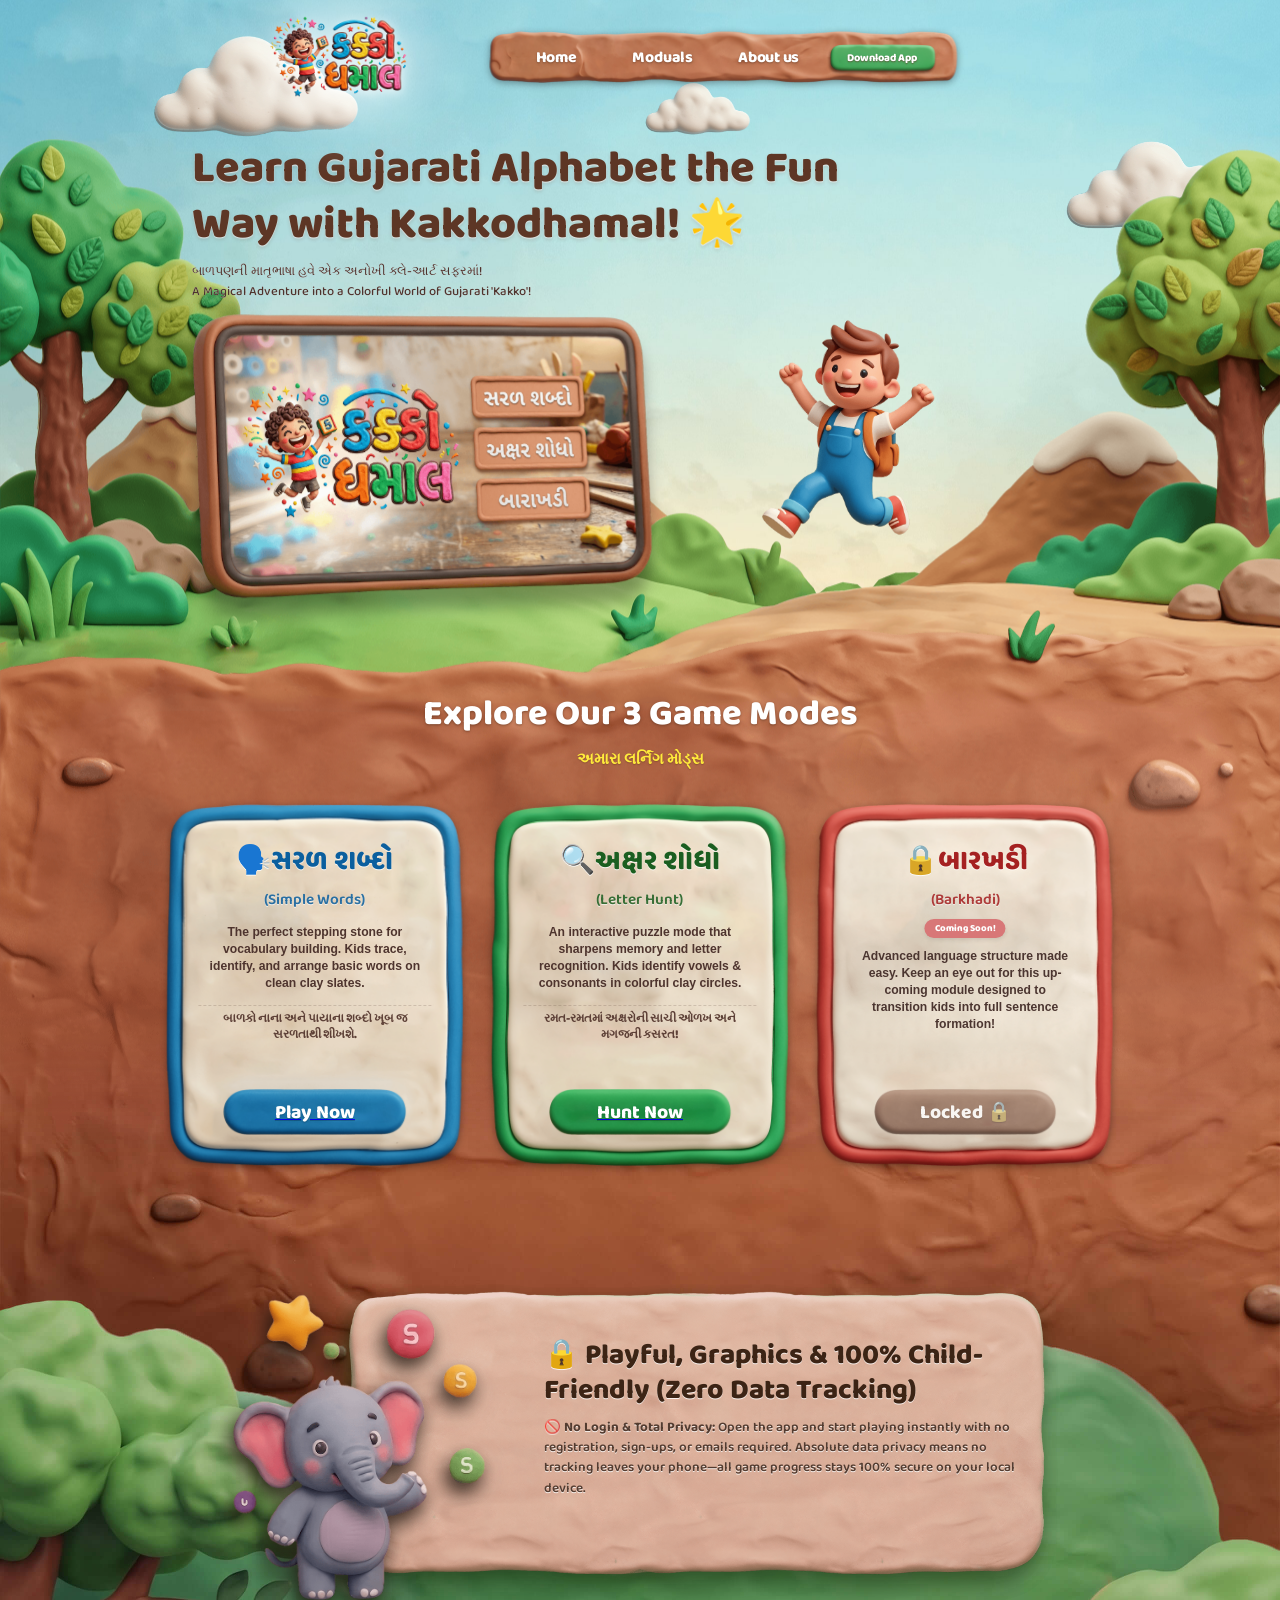
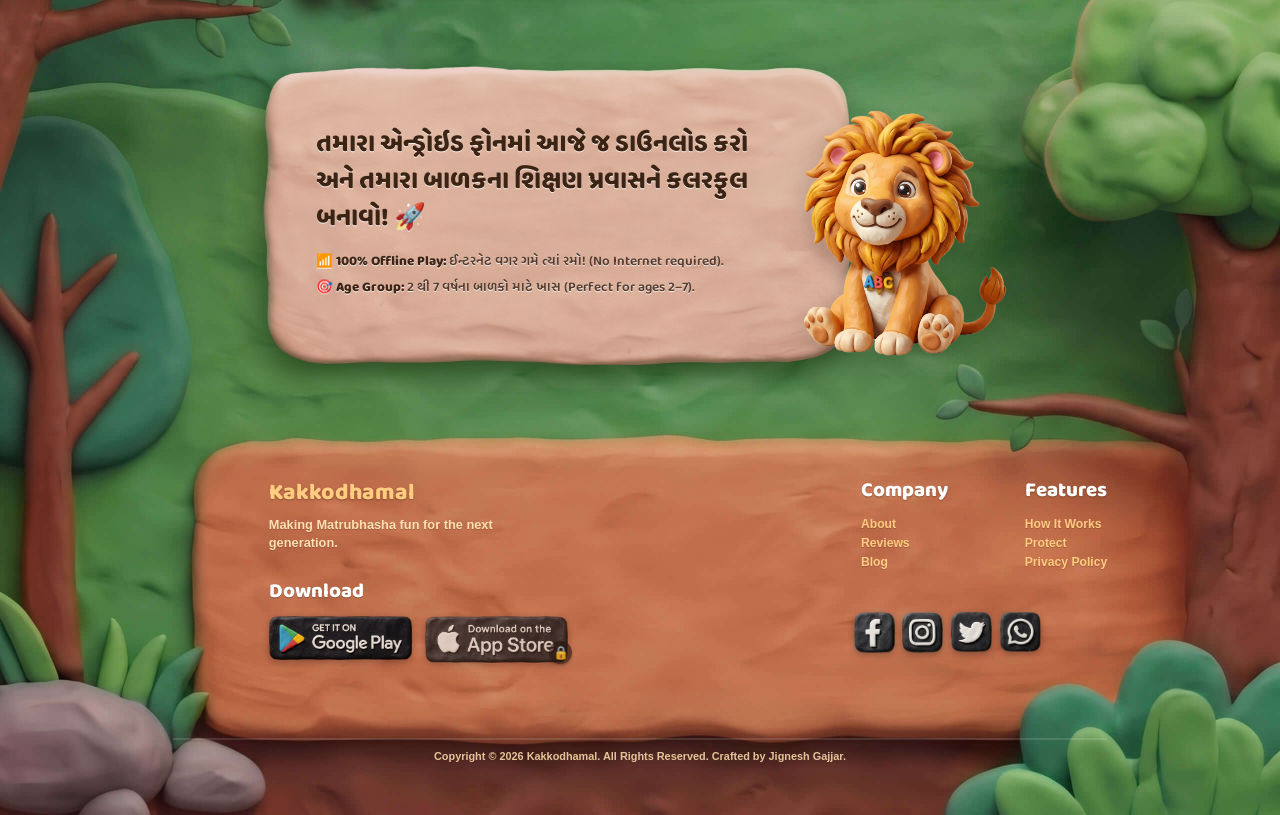
<file: index.html>
<!DOCTYPE html>
<html lang="gu">

<head>
  <meta charset="UTF-8">
  <meta name="viewport" content="width=device-width, initial-scale=1.0">
  <title>Kakkodhamal - Gujarati Alphabet Learning</title>
  <link rel="preconnect" href="https://fonts.googleapis.com">
  <link rel="preconnect" href="https://fonts.gstatic.com" crossorigin>
  <link
    href="https://fonts.googleapis.com/css2?family=Baloo+Bhai+2:wght@600;800&family=Baloo+2:wght@600;800&display=swap"
    rel="stylesheet">
  <link rel="stylesheet" href="style.css?v=35">
</head>

<body>
  <!-- Back to Top Arrow (Sticky/Floating at Viewport Top) -->
  <a href="#site-container" class="back-to-top-arrow" aria-label="Back to home page">
    <svg viewBox="0 0 24 24" fill="none" stroke="currentColor" stroke-width="3" stroke-linecap="round" stroke-linejoin="round">
      <path d="M18 15l-6-6-6 6"/>
    </svg>
  </a>

  <!-- Main layout container centered in the page -->
  <div id="site-container">

    <!-- Zone 0: Header Container -->
    <div id="header-container">
      <!-- Logo on the left, completely outside the brown clay bar -->
      <a href="#site-container" class="header-logo-link">
        <img src="images/logo.png" alt="Kakkodhamal Logo" class="logo-img">
      </a>

      <!-- Navigation Bar (the brown clay bar) on the right -->
      <header id="navbar">
        <img src="images/header navigation bar.png" alt="Navbar Background" class="nav-bg">

        <!-- Navigation Links inside the brown bar -->
        <nav class="nav-links">
          <a href="#site-container" class="nav-item">
            <img src="images/seceted word.png" alt="Selected Background" class="nav-item-bg">
            <span class="nav-item-text">Home</span>
          </a>

          <a href="#zone-bottom" class="nav-item">
            <img src="images/seceted word.png" alt="Selected Background" class="nav-item-bg">
            <span class="nav-item-text">Moduals</span>
          </a>

          <a href="#about" class="nav-item">
            <img src="images/seceted word.png" alt="Selected Background" class="nav-item-bg">
            <span class="nav-item-text">About us</span>
          </a>

          <a href="#footer" class="nav-item download-btn">
            <img src="images/HN bar join.png" alt="Download Background" class="nav-item-bg">
            <span class="nav-item-text download-text">Download App</span>
          </a>
        </nav>
      </header>

      <!-- Mobile Hamburger Button -->
      <button class="mobile-menu-btn" aria-label="Toggle Navigation Menu">
        <span class="hamburger-line"></span>
        <span class="hamburger-line"></span>
        <span class="hamburger-line"></span>
      </button>
    </div>

    <!-- Zone 1: Sky Hero Section (Background sky and clouds) -->
    <section id="zone-sky" class="parallax-section">
      <!-- Sky Background -->
      <img src="images/sky top.jpg" alt="Sky Background" class="sky-bg parallax-layer" data-speed-y="0.1"
        data-speed-x="0.05">
    </section>

    <!-- Sky Foreground Layer (Stacked on top of Earth Section / Middle Panel) -->
    <div id="sky-foreground-container">
      <!-- Back Content Wrapper (Clouds behind terrains) - Placed inside foreground container for correct mobile layering -->
      <div class="content-wrapper back-content" id="cloud-container"></div>
      <!-- Left Terrain (landscape / hills with trees) -->
      <img src="images/land 02 copy 7.png" alt="Left Terrain" class="terrain-left parallax-layer" data-speed-y="0.15"
        data-speed-x="0.08">

      <!-- Right Terrain (hill with single tree) -->
      <img src="images/Layer 25.png" alt="Right Terrain" class="terrain-right parallax-layer" data-speed-y="0.15"
        data-speed-x="0.08">

      <!-- Transition Overlay to cover the joint -->
      <img src="images/Middle Panel 2.png" alt="Clay Border Transition" class="bottom-transition-overlay parallax-layer"
        data-speed-y="0.11" data-speed-x="0.06">

      <!-- Front Content Wrapper (Frame and Boy in front of terrains) -->
      <div class="content-wrapper front-content">
        <!-- Left Side Clay Frame Wrapper -->
        <div class="tab-frame-wrap parallax-layer" data-speed-y="0.08" data-speed-x="0.04">
          <img src="images/tab-1.png" alt="Landscape Frame" class="tab-frame">
        </div>

        <!-- Hero Headline Wrapper -->
        <div class="hero-title-wrap parallax-layer" data-speed-y="0.07" data-speed-x="0.035">
          <h1 class="hero-title">Learn Gujarati Alphabet the Fun Way with Kakkodhamal! 🌟</h1>
        </div>

        <!-- Hero Sub-headline Wrapper -->
        <div class="hero-subtitle-wrap parallax-layer" data-speed-y="0.05" data-speed-x="0.025">
          <p class="hero-subtitle">બાળપણની માતૃભાષા હવે એક અનોખી ક્લે-આર્ટ સફરમાં!<br>A Magical Adventure into a
            Colorful World of Gujarati 'Kakko'!</p>
        </div>

        <!-- Jumping Boy Character Wrapper -->
        <div class="boy-char-wrap parallax-layer" data-speed-y="0.05" data-speed-x="0.03">
          <img src="images/boy 03.png" alt="Jumping Boy" class="boy-char">
        </div>
      </div>
    </div>

    <!-- Combined Zone 2 & 3: Bottom Section (Earth + Valley) -->
    <section id="zone-bottom">
      <img src="images/sec2&3.jpg" alt="Combined Bottom Background" class="bottom-bg">

      <!-- Section 2: Explore Our 3 Game Modes -->
      <div class="explore-sec">
        <h2 class="bottom-title">Explore Our 3 Game Modes</h2>
        <p class="bottom-subtitle">અમારા લર્નિંગ મોડ્સ</p>

        <div class="explore-grid">
          <!-- Card 1: Simple Words -->
          <div class="explore-card">
            <img src="images/explore/01 blue tab.png" alt="Simple Words Background" class="card-bg">
            <div class="card-inner-content">
              <h3 class="card-title blue-text">🗣️સરળ શબ્દો<br><span class="eng-sub">(Simple Words)</span></h3>
              <p class="card-body">The perfect stepping stone for vocabulary building. Kids trace, identify, and arrange
                basic words on clean clay slates.</p>
              <p class="card-hook">બાળકો નાના અને પાયાના શબ્દો ખૂબ જ સરળતાથી શીખશે.</p>
            </div>
            <a href="#play-words" class="card-btn">
              <img src="images/explore/01 blue tab button.png" alt="Play Button" class="card-btn-img">
              <span class="card-btn-text">Play Now</span>
            </a>
          </div>

          <!-- Card 2: Letter Hunt -->
          <div class="explore-card">
            <img src="images/explore/02 green tab.png" alt="Letter Hunt Background" class="card-bg">
            <div class="card-inner-content">
              <h3 class="card-title green-text">🔍અક્ષર શોધો<br><span class="eng-sub">(Letter Hunt)</span></h3>
              <p class="card-body">An interactive puzzle mode that sharpens memory and letter recognition. Kids identify
                vowels & consonants in colorful clay circles.</p>
              <p class="card-hook">રમત-રમતમાં અક્ષરોની સાચી ઓળખ અને મગજની કસરત!</p>
            </div>
            <a href="#letter-hunt" class="card-btn">
              <img src="images/explore/02 green tab button.png" alt="Hunt Button" class="card-btn-img">
              <span class="card-btn-text">Hunt Now</span>
            </a>
          </div>

          <!-- Card 3: Barkhadi (Locked) -->
          <div class="explore-card locked">
            <img src="images/explore/03 red tab.png" alt="Barkhadi Background" class="card-bg">
            <div class="card-inner-content">
              <h3 class="card-title red-text">🔒બારખડી<br><span class="eng-sub">(Barkhadi)</span></h3>
              <span class="status-badge">Coming Soon!</span>
              <p class="card-body">Advanced language structure made easy. Keep an eye out for this up-coming module
                designed to transition kids into full sentence formation!</p>
            </div>
            <div class="card-btn-disabled">
              <img src="images/explore/03 red tab button.png" alt="Coming Soon Button" class="card-btn-img">
              <span class="card-btn-text">Locked 🔒</span>
            </div>
          </div>
        </div>
      </div>


      <!-- Elephant & Owl Section (Callout) -->
      <div class="callout-sec" id="how-it-works">
        <!-- Background Panel -->
        <img src="images/explore/section 3.png" alt="Callout Background" class="callout-bg">

        <!-- Floating clay image on the left -->
        <div class="callout-images">
          <img src="images/explore/elephant.png" alt="Clay Elephant" class="elephant-img">
        </div>

        <!-- Text content on the right -->
        <div class="callout-text-block">
          <h2 class="callout-title">🔒 Playful, Graphics & 100% Child-Friendly (Zero Data Tracking)</h2>
          <p class="callout-body">🚫 <strong>No Login & Total Privacy:</strong> Open the app and start playing instantly
            with no registration, sign-ups, or emails required. Absolute data privacy means no tracking leaves your
            phone—all game progress stays 100% secure on your local device.</p>
        </div>
      </div>

      <!-- Valley Foreground Wrapper -->
      <div class="valley-wrapper" id="download">
        <!-- Center Content Card with Text -->
        <div class="valley-card-container">
          <img src="images/tab.png" alt="Content Card Background" class="valley-card-bg">
          <div class="valley-card-text">
            <h2 class="valley-card-title">તમારા એન્ડ્રોઇડ ફોનમાં આજે જ ડાઉનલોડ કરો અને તમારા બાળકના શિક્ષણ પ્રવાસને
              કલરફુલ બનાવો! 🚀</h2>
            <div class="valley-card-subtitle">
              <p class="subtitle-item">📶 <strong>100% Offline Play:</strong> ઈન્ટરનેટ વગર ગમે ત્યાં રમો! (No Internet
                required).</p>
              <p class="subtitle-item">🎯 <strong>Age Group:</strong> 2 થી 7 વર્ષના બાળકો માટે ખાસ (Perfect for ages
                2–7).</p>
            </div>
          </div>
        </div>

        <!-- Floating Clay Lion Mascot on the right -->
        <img src="images/clay_lion_1782195062534.png" alt="Clay Lion" class="valley-lion-img">
      </div>



      <!-- Footer Section -->
      <footer id="footer" class="site-footer">
        <div class="footer-top">
          <!-- Brand Column -->
          <div class="footer-brand-col">
            <h3 class="footer-brand-title">Kakkodhamal</h3>
            <p class="footer-brand-desc">Making Matrubhasha fun for the next generation.</p>
            
            <!-- Store Download Buttons -->
            <div class="footer-download-section">
              <h4 class="download-title">Download</h4>
              <div class="download-buttons">
                <a href="#download-google-play" class="download-btn-link">
                  <img src="images/explore/play store.png" alt="Get it on Google Play" class="store-btn-img">
                </a>
                <a class="download-btn-link locked" aria-label="App Store download currently locked">
                  <img src="images/explore/app store.png" alt="Download on the App Store" class="store-btn-img">
                  <span class="store-lock-badge">🔒</span>
                </a>
              </div>
            </div>
          </div>
          
          <!-- Menu Columns & Social Links -->
          <div class="footer-menu-cols">
            <div class="footer-links-grid">
              <!-- Company -->
              <div class="footer-col">
                <h4 class="footer-col-title">Company</h4>
                <a href="#about" class="footer-link">About</a>
                <a href="#reviews" class="footer-link">Reviews</a>
                <a href="#blog" class="footer-link">Blog</a>
              </div>
              
              <!-- Features -->
              <div class="footer-col">
                <h4 class="footer-col-title">Features</h4>
                <a href="#how-it-works" class="footer-link">How It Works</a>
                <a href="#protect" class="footer-link">Protect</a>
                <a href="privacy.html" class="footer-link">Privacy Policy</a>
              </div>
            </div>
            
            <!-- Social Media Section -->
            <div class="footer-social-section">
              <a href="https://facebook.com" target="_blank" rel="noopener noreferrer" class="social-link-item">
                <img src="images/explore/FB.png" alt="Facebook">
              </a>
              <a href="https://instagram.com" target="_blank" rel="noopener noreferrer" class="social-link-item">
                <img src="images/explore/Insta.png" alt="Instagram">
              </a>
              <a href="https://x.com" target="_blank" rel="noopener noreferrer" class="social-link-item">
                <img src="images/explore/X.png" alt="X">
              </a>
              <a href="https://whatsapp.com" target="_blank" rel="noopener noreferrer" class="social-link-item">
                <img src="images/explore/WTS.png" alt="WhatsApp">
              </a>
            </div>
          </div>
        </div>

        <!-- Bottom copyright -->
        <div class="footer-bottom">
          <div class="footer-divider"></div>
          <p class="copyright-text">Copyright © 2026 Kakkodhamal. All Rights Reserved. Crafted by Jignesh Gajjar.</p>
        </div>
      </footer>
    </section>

  </div>

  <!-- About Us Popup Modal -->
  <div id="about-popup" class="popup-overlay">
    <div class="popup-card">
      <img src="images/tab.png" alt="Popup Background" class="popup-bg">
      <button id="close-popup" class="popup-close-btn" aria-label="Close popup">&times;</button>
      <div class="popup-content">
        <h2 class="popup-title">🧱 About Us (અમારા વિશે)</h2>
        <div class="popup-scroll-area">
          <p class="popup-body"><strong>કક્કો ધમાલ (Kakkodhamal)</strong> એ માત્ર એક ગેમ નથી, પણ બાળકોને તેમની માતૃભાષા સાથે જોડવાનો એક અનોખો પ્રયાસ છે. અમે ડિજિટલ સ્ક્રીન ટાઈમને અર્થપૂર્ણ લર્નિંગ ટાઈમમાં બદલવા માંગીએ છીએ.</p>
          
          <div class="popup-section">
            <h4 class="popup-section-title">🎯 અમારો હેતુ (Our Mission)</h4>
            <p class="popup-section-body">આજના ડિજિટલ યુગમાં બાળકો સરળતાથી, સુરક્ષિત રીતે અને રમતા રમતા શુદ્ધ ગુજરાતી ભાષા શીખી શકે તેવું વાતાવરણ પૂરું પાડવું.</p>
          </div>
          
          <div class="popup-section">
            <h4 class="popup-section-title">🎨 યુનિક ક્લે-આર્ટ સ્ટાઈલ (Unique Clay-Art Style)</h4>
            <p class="popup-section-body">એપ્લિકેશનના દરેક અક્ષરો અને પાત્રોને વાસ્તવિક પ્લે-ડોહ (Playdough) જેવો અહેસાસ આપવા માટે ખાસ 3D ક્લે-આર્ટ શૈલીમાં તૈયાર કરવામાં આવ્યા છે, જે બાળકોની કલ્પનાશક્તિને ખીલવે છે.</p>
          </div>
          
          <div class="popup-section">
            <h4 class="popup-section-title">🔒 સંપૂર્ણ સુરક્ષિત (100% Child-Safe)</h4>
            <p class="popup-section-body">કોઈ લોગ-ઈન નહીં, કોઈ અંગત ડેટા ટ્રેકિંગ નહીં અને બાળકો માટે સંપૂર્ણ સુરક્ષિત શૈક્ષણિક એપ! બાળકો માટે તદ્દન સુરક્ષિત અને ઈન્ટરનેટ વગર (Offline) પણ ચાલે તેવી એક અનોખી શૈક્ષણિક એપ.</p>
          </div>
          
          <p class="popup-footer-text">અક્ષરોની આ કલરફુલ અને મનોરંજક સફરમાં તમારા બાળક સાથે જોડાઓ! 🚀</p>
        </div>
      </div>
    </div>
  </div>

  <!-- Privacy Policy Full-Page Modal -->
  <div id="privacy-popup" class="privacy-overlay">
    <div class="privacy-card">
      <button id="close-privacy" class="privacy-close-btn" aria-label="Close privacy policy">&times;</button>
      <div class="privacy-content">
        <h1 class="privacy-title">Privacy Policy</h1>
        <p class="privacy-date">Last Updated: June 2026</p>
        
        <div class="privacy-scroll-area">
          <p class="privacy-intro">Welcome to Kakkodhamal, a fun and interactive Gujarati alphabet learning mobile application designed specifically for children. This Privacy Policy details how we treat information when you use our app.</p>
          
          <div class="privacy-section">
            <h2 class="privacy-section-title">🛡️ Privacy Commitment</h2>
            <p class="privacy-section-body">We prioritize your child's privacy. While Kakkodhamal does not directly collect, store, or transmit personal identifiers (like names or emails), the app integrates with trusted third-party services (Google Firebase and approved Ad Networks) to support the application, monitor stability, and improve the learning experience.</p>
          </div>
          
          <div class="privacy-section">
            <h2 class="privacy-section-title">1. Gameplay & Local Storage</h2>
            <p class="privacy-section-body">All learning progress, gameplay, and interactions remain stored 100% locally on your device. The app only utilizes network data to securely fetch non-personalized advertisements, log crash data, and track basic operational app performance metrics.</p>
          </div>
          
          <div class="privacy-section">
            <h2 class="privacy-section-title">2. No Account Registration</h2>
            <p class="privacy-section-body">There are no sign-ups, registrations, or profiles required to use our application. Children can start learning instantly without entering any personal identifiers, emails, names, or phone numbers.</p>
          </div>
          
          <div class="privacy-section">
            <h2 class="privacy-section-title">3. Third-Party SDKs, Advertising & Analytics</h2>
            <p class="privacy-section-body">To keep this app free and maintain its performance, we use industry-standard developer tools. These third-party networks may process limited, anonymous technical data:</p>
            <p class="privacy-section-body"><strong>Non-Personalized Ads Only:</strong> We display contextually relevant advertisements and explicitly configure our ad providers to serve non-personalized ads. The ad networks may collect anonymous, technical device identifiers solely for ad frequency capping, contextual targeting, and fraud prevention. No behavioral tracking across other websites or apps occurs.</p>
            <p class="privacy-section-body"><strong>Google Firebase Analytics:</strong> We use this to understand general app usage (e.g., which screens are opened, app updates). It tracks anonymous event data and technical device details for internal operational metrics only.</p>
            <p class="privacy-section-body"><strong>Google Firebase Crashlytics:</strong> To fix bugs and prevent crashes, Crashlytics automatically collects anonymous stack traces, device models, and operating system versions when an error occurs.</p>
          </div>
          
          <div class="privacy-section">
            <h2 class="privacy-section-title">4. Children's Privacy Compliance (COPPA & Google Play Families)</h2>
            <p class="privacy-section-body">Our app is built to strictly comply with the Children's Online Privacy Protection Act (COPPA) and Google Play Families Policies.</p>
            <p class="privacy-section-body">We do not knowingly collect personal data from children under 13.</p>
            <p class="privacy-section-body">All ad traffic and Firebase services are explicitly flagged as Child-Directed at the SDK level to disable demographic data collection, personalized advertising, and remarketing features.</p>
          </div>
          
          <div class="privacy-section">
            <h2 class="privacy-section-title">5. Permissions</h2>
            <p class="privacy-section-body">The app utilizes basic network access permissions (INTERNET and ACCESS_NETWORK_STATE) to fetch ads and securely transmit anonymous diagnostics. It does not request access to sensitive device permissions like your location, camera, microphone, local storage, or contacts.</p>
          </div>
          
          <div class="privacy-section">
            <h2 class="privacy-section-title">6. Contact Us</h2>
            <p class="privacy-section-body">If you have any questions or feedback regarding this Privacy Policy or our development practices, please feel free to reach out to us at:</p>
            <p class="privacy-section-body">✉️ <strong>Email:</strong> <a href="mailto:hello.kakkodhamaal@gmail.com">hello.kakkodhamaal@gmail.com</a></p>
          </div>
        </div>
      </div>
    </div>
  </div>

  <!-- Mobile Overlay Menu Drawer -->
  <div id="mobile-menu-overlay" class="mobile-menu-overlay">
    <button class="mobile-menu-close" id="close-mobile-menu" aria-label="Close Menu">&times;</button>
    <div class="mobile-menu-content">
      <a href="#site-container" class="mobile-nav-link">Home</a>
      <a href="#zone-bottom" class="mobile-nav-link">Moduals</a>
      <a href="#about" class="mobile-nav-link">About us</a>
      <a href="#footer" class="mobile-nav-link mobile-download-btn">Download App</a>
    </div>
  </div>

  <script src="app.js?v=26"></script>
</body>

</html>
</file>
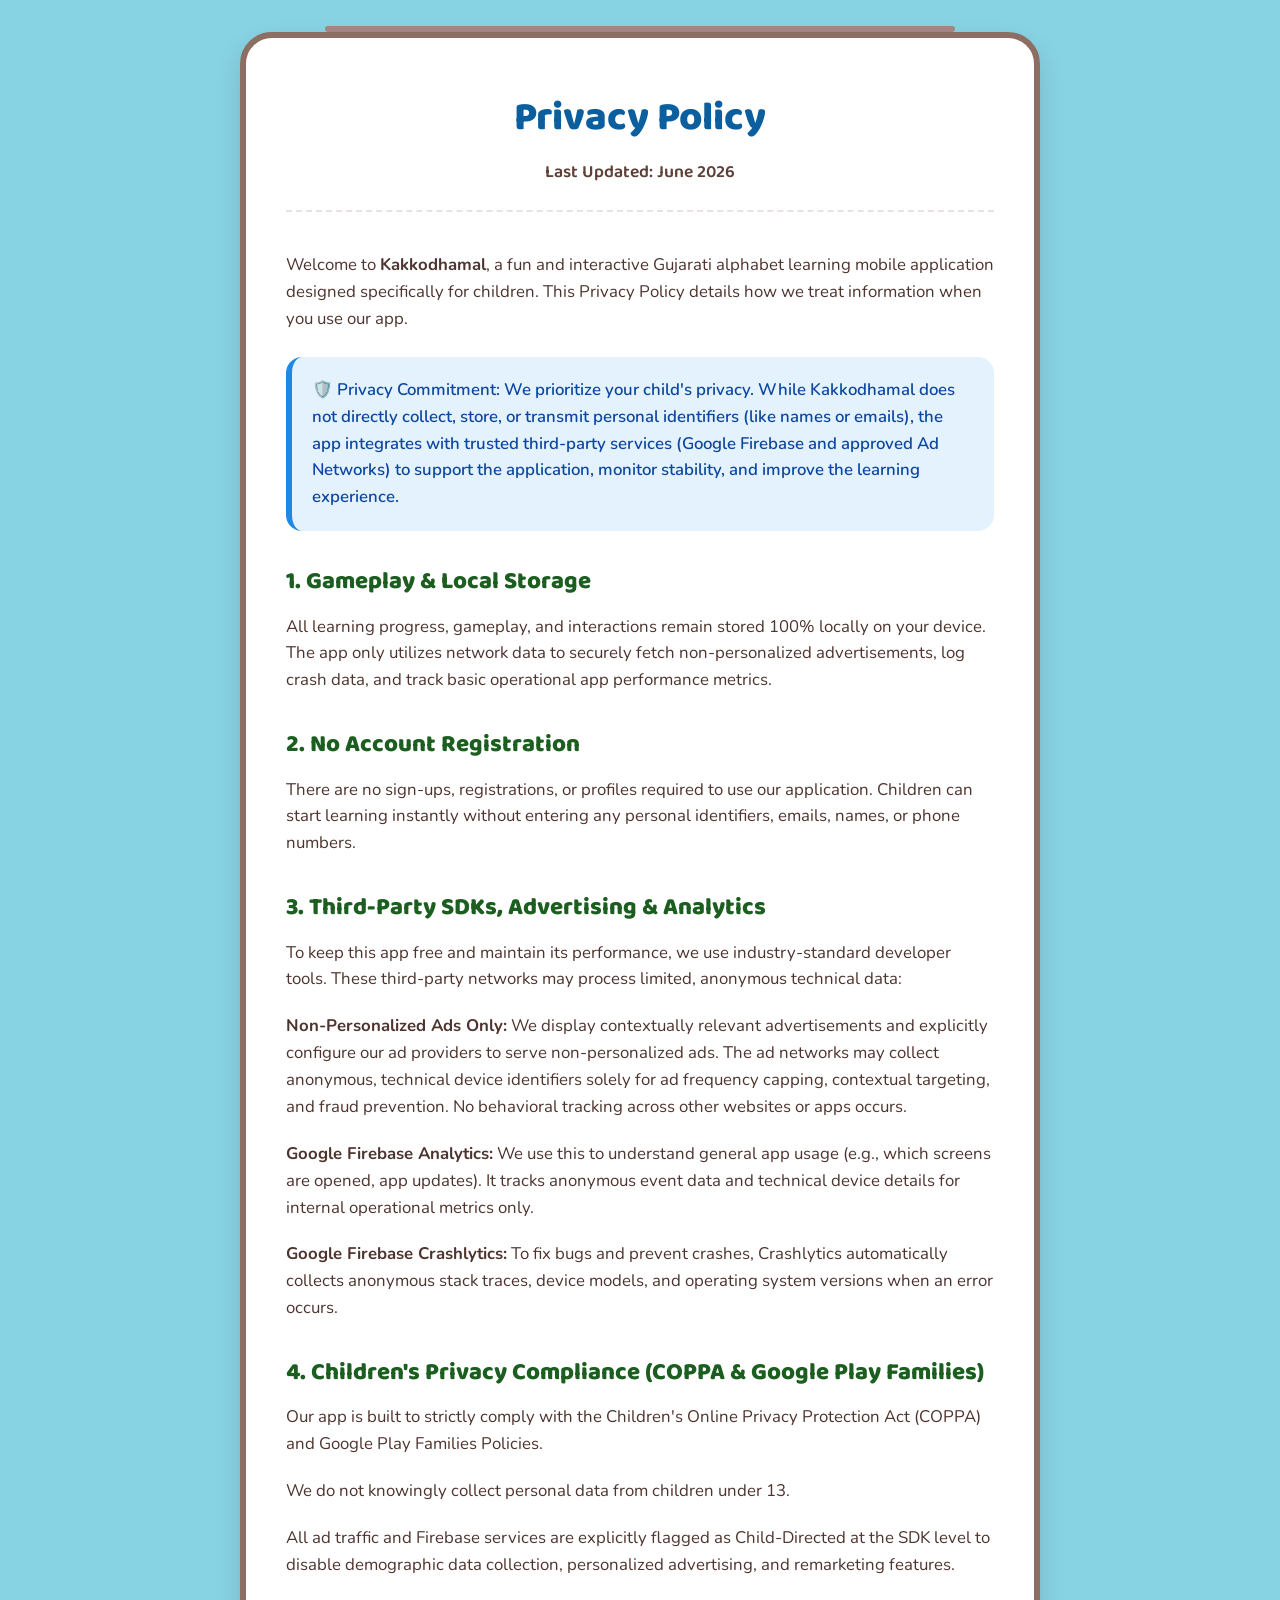
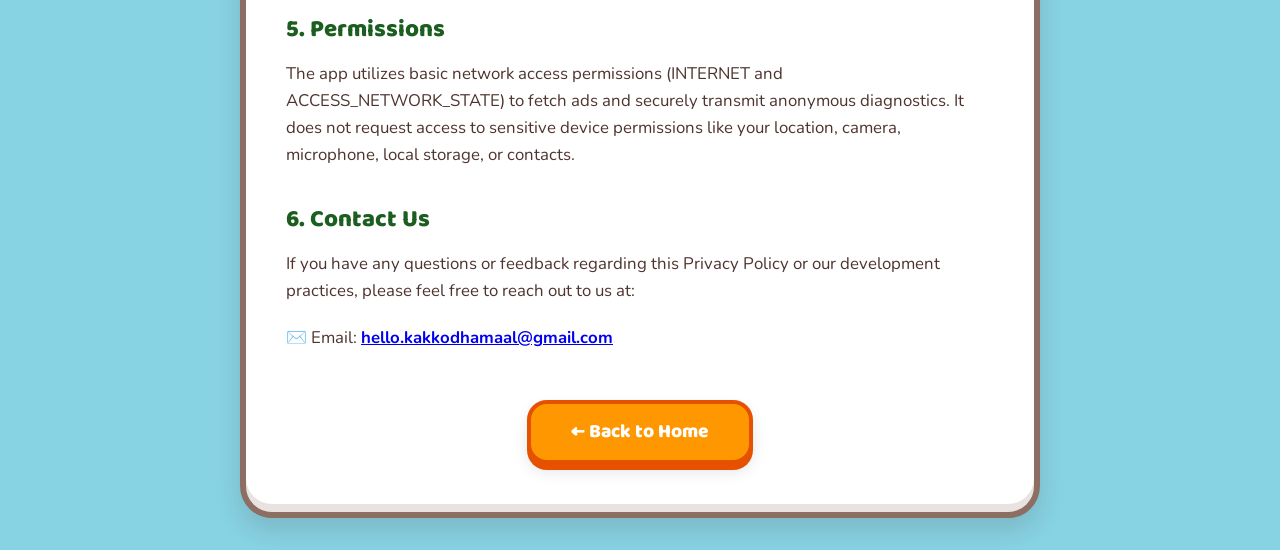
<file: privacy.html>
<!DOCTYPE html>
<html lang="gu">
<head>
  <meta charset="UTF-8">
  <meta name="viewport" content="width=device-width, initial-scale=1.0">
  <title>Privacy Policy - Kakkodhamal</title>
  <link rel="preconnect" href="https://fonts.googleapis.com">
  <link rel="preconnect" href="https://fonts.gstatic.com" crossorigin>
  <link href="https://fonts.googleapis.com/css2?family=Baloo+Bhai+2:wght@600;800&family=Baloo+2:wght@600;800&family=Nunito:wght@600;800&display=swap" rel="stylesheet">
  <style>
    /* Reset & Base Styles */
    * {
      box-sizing: border-box;
      margin: 0;
      padding: 0;
    }

    body {
      background-color: #87d2e3; /* Match sky blue background */
      font-family: 'Nunito', 'Segoe UI', sans-serif;
      color: #3e2723; /* Dark brown clay text */
      line-height: 1.6;
      padding: 2rem 1rem;
      min-height: 100vh;
      display: flex;
      flex-direction: column;
      align-items: center;
      justify-content: center;
    }

    /* Premium Clay Styled Card Container */
    .privacy-card {
      background-color: #ffffff;
      border: 6px solid #8d6e63; /* Brown border */
      border-radius: 32px;
      box-shadow: 0 12px 24px rgba(62, 39, 35, 0.15), inset 0 -8px 0px rgba(141, 110, 99, 0.2);
      max-width: 800px;
      width: 100%;
      padding: 3rem 2.5rem;
      position: relative;
    }

    /* Decorative clay ears / borders */
    .privacy-card::before {
      content: "";
      position: absolute;
      top: -12px;
      left: 10%;
      right: 10%;
      height: 6px;
      background: #a1887f;
      border-radius: 3px;
    }

    h1 {
      font-family: 'Baloo 2', sans-serif;
      font-weight: 800;
      font-size: 2.5rem;
      color: #0b5f9e; /* Blue theme color */
      text-shadow: 0 2px 0px rgba(255, 255, 255, 0.8);
      margin-bottom: 0.5rem;
      text-align: center;
    }

    .subtitle {
      font-family: 'Baloo 2', sans-serif;
      font-weight: 600;
      font-size: 1.1rem;
      color: #5d4037;
      text-align: center;
      margin-bottom: 2.5rem;
      border-bottom: 2px dashed rgba(141, 110, 99, 0.2);
      padding-bottom: 1.5rem;
    }

    h2 {
      font-family: 'Baloo 2', sans-serif;
      font-weight: 800;
      font-size: 1.5rem;
      color: #1b5e20; /* Green clay color */
      margin-top: 2rem;
      margin-bottom: 0.75rem;
      display: flex;
      align-items: center;
      gap: 0.5rem;
    }

    p {
      font-size: 1.05rem;
      color: #4e342e;
      margin-bottom: 1.25rem;
    }

    ul {
      margin-left: 1.5rem;
      margin-bottom: 1.5rem;
    }

    li {
      font-size: 1.05rem;
      color: #4e342e;
      margin-bottom: 0.5rem;
    }

    /* Highlight box style */
    .highlight-box {
      background-color: #e3f2fd;
      border-left: 6px solid #1e88e5;
      padding: 1.25rem;
      border-radius: 16px;
      margin: 1.5rem 0;
    }

    .highlight-box p {
      margin-bottom: 0;
      font-weight: 600;
      color: #0d47a1;
    }

    /* Action Buttons */
    .button-container {
      display: flex;
      justify-content: center;
      margin-top: 3rem;
    }

    .back-btn {
      display: inline-block;
      background-color: #ff9800; /* Orange clay color */
      color: #ffffff;
      text-decoration: none;
      font-family: 'Baloo 2', sans-serif;
      font-weight: 800;
      font-size: 1.2rem;
      padding: 0.8rem 2.5rem;
      border-radius: 20px;
      border: 4px solid #e65100;
      box-shadow: 0 6px 0px #e65100, 0 8px 15px rgba(0, 0, 0, 0.1);
      transition: transform 0.15s ease, box-shadow 0.15s ease;
      cursor: pointer;
    }

    .back-btn:hover {
      transform: translateY(2px);
      box-shadow: 0 4px 0px #e65100, 0 6px 10px rgba(0, 0, 0, 0.1);
    }

    .back-btn:active {
      transform: translateY(6px);
      box-shadow: none;
    }

    /* Responsive adjustments */
    @media (max-width: 600px) {
      body {
        padding: 1rem 0.5rem;
      }
      .privacy-card {
        padding: 2rem 1.25rem;
        border-radius: 24px;
      }
      h1 {
        font-size: 2rem;
      }
      h2 {
        font-size: 1.3rem;
      }
    }
  </style>
</head>
<body>

  <div class="privacy-card">
    <h1>Privacy Policy</h1>
    <div class="subtitle">Last Updated: June 2026</div>

    <p>Welcome to <strong>Kakkodhamal</strong>, a fun and interactive Gujarati alphabet learning mobile application designed specifically for children. This Privacy Policy details how we treat information when you use our app.</p>

    <div class="highlight-box">
      <p>🛡️ Privacy Commitment: We prioritize your child's privacy. While Kakkodhamal does not directly collect, store, or transmit personal identifiers (like names or emails), the app integrates with trusted third-party services (Google Firebase and approved Ad Networks) to support the application, monitor stability, and improve the learning experience.</p>
    </div>

    <h2>1. Gameplay & Local Storage</h2>
    <p>All learning progress, gameplay, and interactions remain stored 100% locally on your device. The app only utilizes network data to securely fetch non-personalized advertisements, log crash data, and track basic operational app performance metrics.</p>

    <h2>2. No Account Registration</h2>
    <p>There are no sign-ups, registrations, or profiles required to use our application. Children can start learning instantly without entering any personal identifiers, emails, names, or phone numbers.</p>

    <h2>3. Third-Party SDKs, Advertising & Analytics</h2>
    <p>To keep this app free and maintain its performance, we use industry-standard developer tools. These third-party networks may process limited, anonymous technical data:</p>
    <p><strong>Non-Personalized Ads Only:</strong> We display contextually relevant advertisements and explicitly configure our ad providers to serve non-personalized ads. The ad networks may collect anonymous, technical device identifiers solely for ad frequency capping, contextual targeting, and fraud prevention. No behavioral tracking across other websites or apps occurs.</p>
    <p><strong>Google Firebase Analytics:</strong> We use this to understand general app usage (e.g., which screens are opened, app updates). It tracks anonymous event data and technical device details for internal operational metrics only.</p>
    <p><strong>Google Firebase Crashlytics:</strong> To fix bugs and prevent crashes, Crashlytics automatically collects anonymous stack traces, device models, and operating system versions when an error occurs.</p>

    <h2>4. Children's Privacy Compliance (COPPA & Google Play Families)</h2>
    <p>Our app is built to strictly comply with the Children's Online Privacy Protection Act (COPPA) and Google Play Families Policies.</p>
    <p>We do not knowingly collect personal data from children under 13.</p>
    <p>All ad traffic and Firebase services are explicitly flagged as Child-Directed at the SDK level to disable demographic data collection, personalized advertising, and remarketing features.</p>

    <h2>5. Permissions</h2>
    <p>The app utilizes basic network access permissions (INTERNET and ACCESS_NETWORK_STATE) to fetch ads and securely transmit anonymous diagnostics. It does not request access to sensitive device permissions like your location, camera, microphone, local storage, or contacts.</p>

    <h2>6. Contact Us</h2>
    <p>If you have any questions or feedback regarding this Privacy Policy or our development practices, please feel free to reach out to us at:</p>
    <p>✉️ Email: <strong><a href="mailto:hello.kakkodhamaal@gmail.com">hello.kakkodhamaal@gmail.com</a></strong></p>

    <div class="button-container">
      <a href="index.html" class="back-btn">← Back to Home</a>
    </div>
  </div>

</body>
</html>
</file>
<file: style.css>
/* Custom Premium Styling for Kakkodhamal Website */

/* Reset & Base Styles */
* {
  box-sizing: border-box;
  margin: 0;
  padding: 0;
}

html {
  overflow-y: scroll;
  /* Forces custom scrollbar on viewport */
  overflow-x: hidden;
  scroll-behavior: smooth;
}

body {
  margin: 0;
  padding: 0;
  overflow: visible;
  /* Prevents body from creating a second scrollbar */
  background-color: #87d2e3;
  /* Sky blue background */
  font-family: 'Outfit', 'Inter', system-ui, -apple-system, sans-serif;
  color: #3e2723;
}

/* Custom Scrollbar - Clay themed */
::-webkit-scrollbar {
  width: 14px;
}

::-webkit-scrollbar-track {
  background: #b2ebf2;
}

::-webkit-scrollbar-thumb {
  background: #a1887f;
  border-radius: 7px;
  border: 3px solid #b2ebf2;
}

::-webkit-scrollbar-thumb:hover {
  background: #8d6e63;
}

/* Main Site Container - Full width to prevent side gaps */
#site-container {
  width: 100%;
  margin: 0;
  position: relative;
  background-color: transparent;
}

/* Center container wrapper for 100% scale content alignment */
.content-wrapper {
  width: 100%;
  height: 100%;
  position: absolute;
  left: 0;
  top: 0;
  bottom: 0;
}

.back-content {
  z-index: 1;
}

.front-content {
  z-index: 5;
}

/* Zone 0: Header Container */
#header-container {
  position: absolute;
  left: 50%;
  top: 1.2vw;
  transform: translateX(-50%);
  width: 59vw;
  /* Reduced from 68vw to reduce gap between logo and navbar */
  max-width: 98%;
  display: flex;
  align-items: center;
  justify-content: space-between;
  z-index: 100;
}

.header-logo-link {
  width: 12vw;
  /* Scaled down from 13.5vw */
  aspect-ratio: 1380 / 752;
  display: block;
  transition: transform 0.25s cubic-bezier(0.175, 0.885, 0.32, 1.275);
}

.header-logo-link:hover {
  transform: scale(1.06) rotate(-1deg);
}

.logo-img {
  width: 100%;
  height: 100%;
  display: block;
  object-fit: contain;
  filter: drop-shadow(0 0.1vw 3vw rgba(255, 255, 255, 0.95)) drop-shadow(0 0.2vw 0.4vw rgba(255, 255, 255, 0.8));
}

#navbar {
  position: relative;
  width: 43vw;
  /* Scaled down from 51vw to reduce size and item gaps */
  aspect-ratio: 2296 / 216;
  background-color: transparent;
}

.nav-bg {
  position: absolute;
  left: 4%;
  top: 0;
  width: 85%;
  height: 100%;
  pointer-events: none;
  filter: drop-shadow(0 0.2vw 0.3vw rgba(0, 0, 0, 0.35));
}

.nav-links {
  position: absolute;
  left: -2%;
  right: 5%;
  top: 50%;
  transform: translateY(-50%);
  height: 100%;
  display: flex;
  align-items: center;
  justify-content: center;
  gap: 3vw;
  /* ADJUST THIS VALUE to increase or decrease the spacing between menu items */
  z-index: 102;
}

.nav-item {
  position: relative;
  display: inline-flex;
  align-items: center;
  justify-content: center;
  height: 72%;
  aspect-ratio: 281 / 155;
  text-decoration: none;
  font-family: 'Baloo Bhai 2', 'Baloo 2', 'Nunito', sans-serif;
  font-weight: 800;
  color: #ffffff;
  font-size: 0.85vw;
  /* Adjusted down from 1vw for the new smaller scale */
  text-shadow: 0 0.08vw 0.12vw rgba(90, 50, 30, 0.6);
  cursor: pointer;
  transition: transform 0.25s cubic-bezier(0.175, 0.885, 0.32, 1.275);
}

/* Regular links (Home, Moduals, About us) default to scaled up */
.nav-item:not(.download-btn) {
  transform: scale(1.45);
}

/* Regular links shrink on hover */
.nav-item:not(.download-btn):hover {
  transform: scale(1.15);
}

/* Regular links active pressed state */
.nav-item:not(.download-btn):active {
  transform: scale(1.0);
}

/* Download App button hover behaviors */
.nav-item.download-btn {
  height: 64%;
  aspect-ratio: 345 / 137;
  top: 0.18vw;
}

.nav-item.download-btn:hover {
  transform: scale(1.05);
}

.nav-item.download-btn:active {
  transform: scale(0.95);
}

.nav-item-bg {
  position: absolute;
  left: 1;
  top: 1;
  width: 130%;
  height: 130%;
  pointer-events: none;
  object-fit: contain;
  z-index: 1;
}

/* Hide pressed well background by default for regular links */
.nav-item:not(.download-btn) .nav-item-bg {
  opacity: 0;
  transition: opacity 0.2s ease;
}

/* Show pressed well background on hover */
.nav-item:not(.download-btn):hover .nav-item-bg {
  opacity: 1;
}

.nav-item-text {
  position: relative;
  z-index: 2;
  margin-top: -0vw;
  /* fine-tune vertical centering on clay background */
}

.download-text {
  margin-top: -0.25vw;
}

/* Zone 1: Sky Hero Section */
#zone-sky {
  position: relative;
  width: 100%;
  height: auto;
  aspect-ratio: 2560 / 1460;
  /* Proportional scale height based on width */
  overflow: hidden;
  z-index: 1;
  /* Kept behind Middle Panel to avoid blue sky background overlap */
  background-color: #87d2e3;
}

/* Sky Foreground Layer Container (stacked in front of Middle Panel) */
#sky-foreground-container {
  position: absolute;
  left: 0;
  top: 0;
  width: 100%;
  height: auto;
  aspect-ratio: 2560 / 1460;
  pointer-events: none;
  /* Let clicks pass through to Middle Panel */
  z-index: 12;
  /* Between Middle Panel (10) and Valley (20) */
  /* overflow: visible to allow transition overlay to extend below the sky boundary */
}

.sky-bg {
  position: absolute;
  left: 50%;
  top: 0;
  transform: translateX(-50%);
  width: 100%;
  height: 86%;
  object-fit: cover;
  z-index: 0;
  pointer-events: none;
  will-change: transform;
}

/* Dynamic Clouds */
.dynamic-cloud {
  position: absolute;
  pointer-events: none;
  z-index: 1;
  will-change: transform;
}

/* Left Side Clay Frame Wrapper */
.tab-frame-wrap {
  position: absolute;
  left: 15%;
  /* Shifted right to match the red box */
  top: 45%;
  /* Shifted down to match the red box */
  width: 35.957%;
  /* 70% of natural width */
  height: 38.884%;
  /* 70% of natural height */
  z-index: 2;
  pointer-events: auto;
  /* Clickable elements inside the wrapper */
}

/* Left Side Clay Frame Image */
.tab-frame {
  width: 100%;
  height: 100%;
  display: block;
  filter: drop-shadow(0 1.5vw .6vw rgba(0, 0, 0, 0.3));
  will-change: transform;
  animation: frameBob 5s ease-in-out infinite;
}

@keyframes frameBob {

  0%,
  100% {
    transform: translateY(0);
  }

  50% {
    transform: translateY(-1.5%);
  }
}

/* Terrain Layers */
.terrain-left {
  position: absolute;
  left: 0;
  bottom: 0;
  width: 88.125%;
  /* Responsive width */
  height: 77.123%;
  /* Responsive height */
  z-index: 3;
  pointer-events: none;
}

.terrain-right {
  position: absolute;
  right: 0;
  bottom: 0;
  width: 57.148%;
  /* Responsive width */
  height: 75.753%;
  /* Responsive height */
  z-index: 4;
  pointer-events: none;
}

@keyframes treeSwayLeft {

  0%,
  100% {
    transform: rotate(0deg) skewX(0deg);
  }

  50% {
    transform: rotate(0.6deg) skewX(0.3deg);
  }
}

@keyframes treeSwayRight {

  0%,
  100% {
    transform: rotate(0deg) skewX(0deg);
  }

  50% {
    transform: rotate(-0.5deg) skewX(-0.25deg);
  }
}

/* Boy Character Wrapper */
.boy-char-wrap {
  position: absolute;
  right: 27%;
  /* Shifted left to match the yellow outline */
  bottom: 25%;
  /* Raised higher up the slope */
  width: 13.508%;
  /* 70% of natural width */
  height: 29.966%;
  /* 70% of natural height */
  z-index: 5;
  pointer-events: auto;
  /* Clickable elements inside the wrapper */
}

/* Boy Character Image */
.boy-char {
  width: 100%;
  height: 100%;
  display: block;
  transform-origin: bottom center;
  animation: boyBounce 2.8s ease-in-out infinite;
  will-change: transform;
}

@keyframes boyBounce {

  0%,
  100% {
    transform: translateY(0) scaleY(1) scaleX(1);
  }

  42% {
    transform: translateY(-8%) scaleY(1.03) scaleX(0.98);
  }

  50% {
    transform: translateY(-9%) scaleY(1.01) scaleX(0.99);
  }

  58% {
    transform: translateY(-8%) scaleY(0.99) scaleX(1.01);
  }

  92% {
    transform: translateY(0) scaleY(0.95) scaleX(1.04);
    /* Squash slightly on landing */
  }
}

/* Combined Zone 2 & 3: Bottom Section (Earth + Valley) */
#zone-bottom {
  position: relative;
  width: 100%;
  height: auto;
  aspect-ratio: 2560 / 3550;
  /* Proportional scaling for sec2&3.jpg (2560x3550) */
  margin-top: -7%;
  /* Proportional overlap with sky hero section */
  z-index: auto;
  overflow: hidden;
}

.bottom-bg {
  position: relative;
  display: block;
  width: 100%;
  height: auto;
  z-index: 0;
  pointer-events: none;
}

.bottom-transition-overlay {
  position: absolute;
  left: 0;
  bottom: -36.3vw;
  /* Pushed down to overlap Section 2 and a little bit more of Section 1 */
  width: 100%;
  height: auto;
  aspect-ratio: 2560 / 1130;
  z-index: 10;
  /* Stacked on top of terrains (3, 4) but behind front content (15) */
  pointer-events: none;
  will-change: transform;
}

.valley-wrapper {
  position: absolute;
  left: 0;
  bottom: 0;
  width: 100%;
  height: 55%;
  /* Covers the bottom valley portion */
  pointer-events: none;
  z-index: 20;
}

.valley-card-container {
  position: absolute;
  left: 43%;
  transform: translateX(-50%);
  top: 22%;
  width: 50.8%;
  /* Reduced from 77.6% by 50% */
  height: auto;
  aspect-ratio: 2000 / 1071;
  z-index: 22;
  display: flex;
  align-items: center;
  justify-content: center;
}

.valley-card-bg {
  position: absolute;
  left: 0;
  top: 0;
  width: 100%;
  height: 100%;
  object-fit: fill;
  z-index: 1;
  pointer-events: none;
}

.valley-card-text {
  position: relative;
  z-index: 2;
  width: 72%;
  /* Stays inside the clay card border */
  display: flex;
  flex-direction: column;
  align-items: flex-start;
  margin-top: -2.5vw;
  /* Shift up to reduce the top gap */
}

.valley-card-title {
  font-family: 'Baloo Bhai 2', 'Baloo 2', sans-serif;
  font-weight: 800;
  font-size: 2vw;
  /* Perfectly balanced for the 38.8vw card */
  color: #3c2415;
  /* Warm deep clay brown */
  line-height: 1.45;
  text-align: left;
  text-shadow: 0 0.05vw 0.05vw rgba(255, 255, 255, 0.8);
  margin-bottom: 1.2vw;
}

.valley-card-subtitle {
  display: flex;
  flex-direction: column;
  gap: 0.6vw;
  align-items: flex-start;
  /* Left align the bullets for a clean list layout */
  width: 100%;
  padding-left: vw;
  /* Align nicely inside the border */
}

.subtitle-item {
  font-family: 'Baloo Bhai 2', 'Baloo 2', 'Nunito', sans-serif;
  font-weight: 600;
  font-size: 1.05vw;
  /* Slightly smaller for subtitle hierarchy */
  color: #543c30;
  /* Medium-dark clay brown */
  line-height: 1.4;
  text-shadow: 0 0.05vw 0.05vw rgba(255, 255, 255, 0.8);
  text-align: left;
}

.subtitle-item strong {
  color: #3c2415;
  /* Darker brown for bold parts */
  font-weight: 800;
}

@keyframes cardFloat {

  0%,
  100% {
    transform: translate(-50%, 0);
  }

  50% {
    transform: translate(-50%, -1.5%);
  }
}

.valley-left-tree {
  position: absolute;
  left: -1%;
  bottom: 65%;
  width: 22.295%;
  /* Reduced from 34.3% by 35% (Increased by 30% from 17.15%) */
  height: 40.2272%;
  /* Reduced from 61.888% by 35% (Increased by 30% from 30.944%) */
  z-index: 25;
  pointer-events: none;
  transform-origin: bottom left;
  animation: treeSwayLeft 16s ease-in-out infinite;
  will-change: transform;
}

.valley-right-tree {
  position: absolute;
  right: -1%;
  bottom: 0%;
  width: 30.5625%;
  /* Reduced from 40.75% by 25% (Increased by 50% from 20.375%) */
  height: 81.15%;
  /* Reduced from 108.2% by 25% (Increased by 50% from 54.1%) */
  z-index: 25;
  pointer-events: none;
  transform-origin: top right;
  animation: treeSwayRight 13s ease-in-out infinite;
  will-change: transform;
}



/* Cursor Sparkles (Gujarati Characters) */
.sparkle-particle {
  position: absolute;
  pointer-events: none;
  font-size: 24px;
  font-weight: bold;
  color: #fff;
  text-shadow: 0 0 8px rgba(255, 255, 255, 0.8), 0 0 15px rgba(255, 152, 0, 0.6);
  z-index: 9999;
  will-change: transform, opacity;
  animation: particleFade 1s forwards ease-out;
}

@keyframes particleFade {
  0% {
    transform: translate(-50%, -50%) scale(0.5) rotate(0deg);
    opacity: 1;
  }

  100% {
    transform: translate(-50%, -120px) scale(1.5) rotate(180deg);
    opacity: 0;
  }
}

/* Page Splash Loading Screen */
#splash-screen {
  position: fixed;
  inset: 0;
  background-color: #5bb2c7;
  display: flex;
  justify-content: center;
  align-items: center;
  z-index: 99999;
  transition: opacity 0.8s ease-in-out;
}

.splash-content {
  text-align: center;
}

.splash-circle {
  width: 120px;
  height: 120px;
  border: 10px solid #a1887f;
  border-top: 10px solid #ffcc80;
  border-radius: 50%;
  animation: spin 1.2s linear infinite;
  box-shadow: 0 0 20px rgba(0, 0, 0, 0.15);
}

@keyframes spin {
  0% {
    transform: rotate(0deg);
  }

  100% {
    transform: rotate(360deg);
  }
}

/* Hero Headline & Sub-headline overlay styling */
.hero-title-wrap {
  position: absolute;
  left: 15%;
  top: 12vw;
  width: 54%;
  z-index: 6;
  pointer-events: auto;
  /* Allow text selection/clicks */
}

.hero-subtitle-wrap {
  position: absolute;
  left: 15%;
  top: 21.2vw;
  width: 54%;
  z-index: 6;
  pointer-events: auto;
  /* Allow text selection/clicks */
}

.hero-title {
  font-family: 'Baloo 2', sans-serif;
  font-weight: 1000;
  font-size: 3.5vw;
  line-height: 1.25;
  color: #5d3625;
  /* Warm clay brown */
  text-shadow: 0 0.1vw 0.1vw rgba(255, 255, 255, 0.7), 0 0.15vw 0.3vw rgba(90, 50, 30, 0.2);
}

.hero-subtitle {
  font-family: 'Baloo 2', 'Nunito', sans-serif;
  font-weight: 500;
  font-size: 1vw;
  line-height: 1.5;
  color: #4e342e;
  /* Darker clay brown for legibility */
  text-shadow: 0 0.05vw 0.05vw rgba(255, 255, 255, 0.8);
}

/* ==========================================
   ZONE 2 & 3: BOTTOM SECTION INNER STYLINGS
   ========================================== */


/* Elephant & Owl Callout Section */
.callout-sec {
  position: absolute;
  top: 50vw;
  left: 54%;
  transform: translateX(-50%);
  width: 58vw;
  /* Scaled down further to fit perfectly and create spacing */
  height: 25.7vw;
  /* Matches the 2.26 aspect ratio of section 3.png (58vw / 2.26 = 25.7vw) to prevent stretching */
  z-index: 15;
  display: flex;
  align-items: center;
  justify-content: space-between;
}

.callout-bg {
  position: absolute;
  left: 0;
  top: 0;
  width: 100%;
  height: 100%;
  object-fit: fill;
  /* Matches exact aspect ratio of callout-sec, so fill is correct and non-stretching */
  z-index: 1;
  pointer-events: none;
}

.callout-images {
  position: absolute;
  left: 0;
  top: 0;
  width: 100%;
  height: 100%;
  z-index: 2;
  pointer-events: none;
}

.elephant-img {
  position: absolute;
  left: -8.5vw;
  /* Adjusted left offset to keep the tree trunk anchored near the viewport edge */
  top: 0.5vw;
  /* Positioned nicely on the branch structure */
  width: 22.5vw;
  /* Proportionally scaled down relative to 58vw card width */
  height: auto;
  z-index: 11;
  filter: drop-shadow(0 8px 12px rgba(0, 0, 0, 0.15));
  animation: elephantFloat 6s ease-in-out infinite;
  pointer-events: none;
}

@keyframes elephantFloat {

  0%,
  100% {
    transform: translateY(0) rotate(0deg);
  }

  50% {
    transform: translateY(-0.6vw) rotate(0.5deg);
    /* Slightly gentler float for composite illustration */
  }
}

.callout-text-block {
  position: absolute;
  right: 3.5vw;
  /* Margin from right edge of card */
  top: 42%;
  /* Shifted up from 50% to reduce the top gap */
  transform: translateY(-50%);
  /* Centered vertically */
  width: 37vw;
  /* Spans leftward, leaving enough space for the elephant and pills */
  display: flex;
  flex-direction: column;
  align-items: flex-start;
  gap: 0.8vw;
  /* Tightened gap for scaled card */
  text-align: left;
  z-index: 2;
}

.callout-title {
  font-family: 'Baloo 2', sans-serif;
  font-weight: 800;
  font-size: 2.2vw;
  /* Increased relative size to make it look bigger and prominent */
  color: #3c2415;
  /* Warm deep clay brown */
  line-height: 1.25;
  text-shadow: 0 0.05vw 0.05vw rgba(255, 255, 255, 0.8);
}

.callout-body {
  font-family: 'Baloo 2', 'Nunito', sans-serif;
  font-weight: 600;
  font-size: 1.05vw;
  /* Increased relative size to make it look bigger and prominent */
  color: #543c30;
  /* Medium-dark clay brown */
  line-height: 1.5;
  text-shadow: 0 0.05vw 0.05vw rgba(255, 255, 255, 0.8);
}

/* Lion Banner Section */
.lion-banner-sec {
  position: absolute;
  top: 109vw;
  left: 7%;
  width: 86%;
  height: 15vw;
  z-index: 15;
  display: flex;
  align-items: center;
  justify-content: center;
  /* Center text block horizontally */
}

.valley-lion-img {
  position: absolute;
  right: 19vw;
  /* Offset to the right of the Section 4 card */
  top: 19vw;
  /* Vertically aligned with Section 4 card */
  width: 23vw;
  height: 23vw;
  z-index: 23;
  filter: drop-shadow(0 8px 12px rgba(0, 0, 0, 0.2));
  animation: lionFloat 5s ease-in-out infinite;
  pointer-events: none;
}

@keyframes lionFloat {

  0%,
  100% {
    transform: translateY(0) rotate(0deg);
  }

  50% {
    transform: translateY(-0.7vw) rotate(-1.5deg);
  }
}

.lion-text-block {
  width: 85%;
  display: flex;
  flex-direction: column;
  align-items: center;
  /* Center elements vertically/horizontally */
  gap: 0.4vw;
  text-align: center;
  /* Center text align */
}

.lion-title {
  font-family: 'Baloo 2', sans-serif;
  font-weight: 800;
  font-size: 2.1vw;
  color: #ffffff;
  text-shadow: 0 0.1vw 0.2vw rgba(90, 50, 30, 0.6);
}

.lion-body {
  font-family: 'Baloo 2', 'Nunito', sans-serif;
  font-weight: 600;
  font-size: 1.15vw;
  color: #ffe0b2;
  line-height: 1.45;
  text-shadow: 0 0.08vw 0.1vw rgba(90, 50, 30, 0.4);
}

/* Footer Section */
.site-footer {
  position: absolute;
  top: 111vw;
  /* Shifted up to place brand and links inside the clay banner */
  left: 7%;
  width: 86%;
  height: 25vw;
  /* Increased height so copyright stays at the bottom of the page */
  z-index: 15;
  display: flex;
  flex-direction: column;
  justify-content: space-between;
  padding: 1vw 6.5vw 1.5vw 6.5vw;
  /* Side padding pushes content inside the red boxes of the clay banner */
}

.footer-top {
  display: flex;
  justify-content: space-between;
  align-items: flex-start;
}

.footer-brand-col {
  width: 40%;
  text-align: left;
  padding-left: 7.5vw;
  /* Push the branding text further right to align inside the clay banner */
}

.footer-brand-title {
  font-family: 'Baloo 2', sans-serif;
  font-weight: 800;
  font-size: 1.8vw;
  color: #ffcc80;
  /* Golden cream color */
  text-shadow: 0 0.08vw 0.1vw rgba(90, 50, 30, 0.5);
  margin-bottom: 0.4vw;
}

.footer-brand-desc {
  font-family: 'Nunito', sans-serif;
  font-weight: 600;
  font-size: 1vw;
  color: #ffe0b2;
  line-height: 1.4;
  text-shadow: 0 0.05vw 0.05vw rgba(90, 50, 30, 0.3);
}

.footer-menu-cols {
  width: 50%;
  display: flex;
  flex-direction: column;
  align-items: flex-end;
  /* Align links and social icons to the right */
  gap: 1.8vw;
  /* Vertical spacing between links grid and social section */
}

.footer-links-grid {
  display: flex;
  justify-content: flex-end;
  gap: 6vw;
  width: 100%;
}

.footer-download-section {
  margin-top: 1.8vw;
}

.download-title {
  font-family: 'Baloo 2', sans-serif;
  font-weight: 800;
  font-size: 1.6vw;
  color: #ffffff;
  /* Dark brown clay color to match headings in card */
  margin-bottom: 0.6vw;
  text-shadow: 0 0.05vw 0.05vw rgba(90, 50, 30, 0.5);
  text-align: left;
}

.download-buttons {
  display: flex;
  gap: 1vw;
}

.download-btn-link {
  position: relative;
  display: block;
}

.download-btn-link.locked {
  cursor: not-allowed;
  opacity: 0.8;
  /* 80% opacity for locked state */
}

.download-btn-link.locked .store-btn-img {
  filter: saturate(0.65) drop-shadow(0 0.2vw 0.3vw rgba(0, 0, 0, 0.3));
  pointer-events: none;
}

.download-btn-link.locked .store-btn-img:hover {
  transform: none;
  /* Disable pop-up hover effect for locked store button */
}

.store-lock-badge {
  position: absolute;
  right: -0.3vw;
  top: 2vw;
  font-size: 1vw;
  background: rgba(0, 0, 0, 0.6);
  color: white;
  width: 1.8vw;
  height: 1.8vw;
  border-radius: 50%;
  display: flex;
  align-items: center;
  justify-content: center;
  box-shadow: 0 0.1vw 0.2vw rgba(0, 0, 0, 0.3);
  z-index: 2;
  pointer-events: none;
}

.store-btn-img {
  width: 11.2vw;
  /* Fits side-by-side perfectly in the 40% column */
  height: auto;
  display: block;
  transition: transform 0.25s cubic-bezier(0.175, 0.885, 0.32, 1.275);
  filter: drop-shadow(0 0.2vw 0.3vw rgba(0, 0, 0, 0.3));
}

.store-btn-img:hover {
  transform: scale(1.05) translateY(-0.1vw);
}

.footer-social-section {
  display: flex;
  gap: 0.6vw;
  /* Small gap between icons to match the mockup */
  justify-content: flex-end;
  margin-top: 1.5vw;
  /* Vertically aligns the top of the social icons with the top of the store buttons */
  padding-right: 5.2vw;
  /* Shifts the group to the left to align under the columns */
}

.social-link-item img {
  width: 3.2vw;
  /* Sized to match the height of the store buttons */
  height: auto;
  display: block;
  transition: transform 0.25s cubic-bezier(0.175, 0.885, 0.32, 1.275);
  filter: drop-shadow(0 0.2vw 0.3vw rgba(0, 0, 0, 0.3));
}

.social-link-item img:hover {
  transform: scale(1.08) translateY(-0.1vw);
}

.footer-col {
  display: flex;
  flex-direction: column;
  align-items: flex-start;
  gap: 0.4vw;
}

.footer-col-title {
  font-family: 'Baloo 2', sans-serif;
  font-weight: 800;
  font-size: 1.6vw;
  color: #ffffff;
  text-shadow: 0 0.08vw 0.1vw rgba(90, 50, 30, 0.5);
  margin-bottom: 0.4vw;
}

.footer-link {
  font-family: 'Nunito', sans-serif;
  font-weight: 600;
  font-size: 0.95vw;
  color: #ffcc80;
  text-decoration: none;
  text-shadow: 0 0.05vw 0.05vw rgba(90, 50, 30, 0.3);
  transition: color 0.2s ease, transform 0.2s ease;
}

.footer-link:hover {
  color: #ffffff;
  transform: translateX(0.15vw);
}

.footer-bottom {
  display: flex;
  flex-direction: column;
  gap: 0.8vw;
}

.footer-divider {
  width: 100%;
  height: 2px;
  background: rgba(255, 255, 255, 0.12);
}

.copyright-text {
  font-family: 'Nunito', sans-serif;
  font-weight: 600;
  font-size: 0.85vw;
  color: #ffe0b2;
  opacity: 0.85;
  text-align: center;
  text-shadow: 0 0.05vw 0.05vw rgba(90, 50, 30, 0.3);
}

.bottom-title {
  font-family: 'Baloo 2', sans-serif;
  font-weight: 800;
  font-size: 2.8vw;
  color: #ffffff;
  text-shadow: 0 0.1vw 0.2vw rgba(90, 50, 30, 0.6);
  margin-bottom: 0.3vw;
}

.bottom-subtitle {
  font-family: 'Baloo 2', 'Nunito', sans-serif;
  font-weight: 600;
  font-size: 1.25vw;
  color: #ffeb3b;
  /* Beautiful golden yellow clay color for subtitle */
  text-shadow: 0 0.08vw 0.1vw rgba(90, 50, 30, 0.4);
  margin-bottom: 2.5vw;
}

/* Back to Top Arrow Button - Sticky/Floating at Viewport Top */
.back-to-top-arrow {
  position: fixed;
  top: 0.5vw;
  left: 50%;
  transform: translateX(-50%) translateY(-4vw);
  /* Hide off-screen at top */
  opacity: 0;
  pointer-events: none;
  display: inline-flex;
  align-items: center;
  justify-content: center;
  width: 3.2vw;
  height: 3.2vw;
  color: #ffffff;
  background: transparent;
  border: none;
  box-shadow: none;
  transition: transform 0.35s cubic-bezier(0.175, 0.885, 0.32, 1.275),
    opacity 0.3s ease,
    color 0.2s ease;
  cursor: pointer;
  z-index: 1000;
  /* Float above nav elements and overlays */
}

.back-to-top-arrow.visible {
  opacity: 1;
  transform: translateX(-50%) translateY(0);
  pointer-events: auto;
}

.back-to-top-arrow svg {
  width: 1.8vw;
  height: 1.8vw;
  transition: transform 0.25s ease;
  filter: drop-shadow(0 0.1vw 0.2vw rgba(90, 50, 30, 0.8));
}

.back-to-top-arrow.visible:hover {
  transform: translateX(-50%) scale(1.15);
  color: #ffeb3b;
  /* Beautiful yellow clay highlights on hover */
}

.back-to-top-arrow:hover svg {
  transform: translateY(-0.15vw);
  filter: drop-shadow(0 0.15vw 0.3vw rgba(90, 50, 30, 0.95));
}

.back-to-top-arrow:active {
  transform: translateX(-50%) scale(0.92);
}

/* Section 2: Explore Our 3 Game Modes Stylings */
.explore-sec {
  position: absolute;
  top: 3.5vw;
  left: 50%;
  transform: translateX(-50%);
  width: 74vw;
  z-index: 15;
  text-align: center;
}

.explore-grid {
  display: grid;
  grid-template-columns: repeat(3, 1fr);
  gap: 2.2vw;
  margin-top: 1.5vw;
}

.explore-card {
  position: relative;
  width: 100%;
  aspect-ratio: 1239 / 1511;
  display: flex;
  flex-direction: column;
  align-items: center;
  justify-content: flex-start;
  padding: 1.8vw 1.5vw;
  border-radius: 24px;
  overflow: hidden;
  transition: transform 0.25s cubic-bezier(0.175, 0.885, 0.32, 1.275);
  filter: drop-shadow(0 0.2vw 0.3vw rgba(0, 0, 0, 0.35));
}

.explore-card:hover {
  transform: translateY(-0.5vw);
}

.explore-card.locked {
  filter: saturate(0.85) drop-shadow(0 0.2vw 0.3vw rgba(0, 0, 0, 0.35));
}

.explore-card .card-bg {
  position: absolute;
  left: 0;
  top: 0;
  width: 100%;
  height: 100%;
  object-fit: fill;
  z-index: 1;
  pointer-events: none;
}

.explore-card .card-inner-content {
  position: relative;
  z-index: 2;
  width: 100%;
  height: 78%;
  display: flex;
  flex-direction: column;
  align-items: center;
  gap: 0.6vw;
  text-align: center;
}

.card-title {
  font-family: 'Baloo Bhai 2', 'Baloo 2', sans-serif;
  font-weight: 800;
  font-size: 2.2vw;
  line-height: 1.25;
  margin-top: 1.3vw;
}

.blue-text {
  color: #0b5f9e;
  text-shadow: 0 0.05vw 0.05vw rgba(255, 255, 255, 0.8);
}

.green-text {
  color: #1b5e20;
  text-shadow: 0 0.05vw 0.05vw rgba(255, 255, 255, 0.8);
}

.red-text {
  color: #b71c1c;
  text-shadow: 0 0.05vw 0.05vw rgba(255, 255, 255, 0.8);
}

.eng-sub {
  font-size: 1.2vw;
  font-weight: 600;
  color: inherit;
  opacity: 0.85;
}

.status-badge {
  display: inline-block;
  background: #e57373;
  color: white;
  padding: 0.15vw 0.8vw;
  border-radius: 12px;
  font-family: 'Baloo 2', sans-serif;
  font-size: 0.75vw;
  font-weight: 800;
  box-shadow: 0 2px 4px rgba(0, 0, 0, 0.1);
  margin-top: -0.2vw;
}

.explore-card .card-body {
  font-family: 'Nunito', sans-serif;
  font-weight: 600;
  font-size: 0.95vw;
  color: #4e342e;
  line-height: 1.4;
  margin-top: 0.2vw;
  width: 84%;
  /* Shrink text area to prevent touching borders */
}

.explore-card .card-hook {
  font-family: 'Baloo 2', sans-serif;
  font-weight: 800;
  font-size: 0.95vw;
  color: #5d4037;
  line-height: 1.3;
  margin-top: 0.4vw;
  border-top: 1px dashed rgba(93, 64, 55, 0.2);
  padding-top: 0.4vw;
  width: 90%;
}

.explore-card .card-btn,
.explore-card .card-btn-disabled {
  position: absolute;
  bottom: 8.5%;
  left: 50%;
  transform: translateX(-50%);
  width: 61.5%;
  height: 12.9%;
  z-index: 3;
  display: flex;
  align-items: center;
  justify-content: center;
  cursor: pointer;
  transition: transform 0.2s ease;
}

.explore-card .card-btn:hover {
  transform: translateX(-50%) scale(1.05);
}

.explore-card .card-btn:active {
  transform: translateX(-50%) scale(0.95);
}

.explore-card .card-btn-disabled {
  cursor: not-allowed;
  filter: grayscale(0.5);
  opacity: 0.8;
}

.explore-card .card-btn-img {
  position: absolute;
  left: 0;
  top: 0;
  width: 100%;
  height: 100%;
  object-fit: fill;
}

.explore-card .card-btn-text {
  position: relative;
  z-index: 4;
  font-family: 'Baloo 2', sans-serif;
  font-weight: 800;
  font-size: 1.5vw;
  color: #ffffff;
  text-shadow: 0 0.08vw 0.1vw rgba(0, 0, 0, 0.2);
}

/* ==========================================
   ABOUT US POPUP MODAL STYLES
   ========================================== */
.popup-overlay {
  position: fixed;
  inset: 0;
  background-color: rgba(0, 0, 0, 0.55);
  backdrop-filter: blur(6px);
  display: flex;
  justify-content: center;
  align-items: center;
  z-index: 10000;
  /* Sit on top of everything */
  opacity: 0;
  pointer-events: none;
  transition: opacity 0.3s ease;
}

.popup-overlay.active {
  opacity: 1;
  pointer-events: auto;
}

.popup-card {
  position: relative;
  width: 64vw;
  /* Scaled up from 50vw for better readability and spacing */
  max-width: 90%;
  aspect-ratio: 2000 / 1071;
  /* Matches aspect-ratio of tab.png */
  display: flex;
  align-items: center;
  justify-content: center;
  transform: scale(0.85);
  transition: transform 0.35s cubic-bezier(0.175, 0.885, 0.32, 1.275);
}

.popup-overlay.active .popup-card {
  transform: scale(1);
}

.popup-bg {
  position: absolute;
  left: 0;
  top: 0;
  width: 100%;
  height: 100%;
  object-fit: fill;
  z-index: 1;
  pointer-events: none;
  filter: drop-shadow(0 0.8vw 1.5vw rgba(0, 0, 0, 0.3));
}

.popup-content {
  position: relative;
  z-index: 2;
  width: 82%;
  /* Safe zone inside clay borders */
  height: 80%;
  display: flex;
  flex-direction: column;
  color: #3c2415;
  text-shadow: 0 0.05vw 0.05vw rgba(255, 255, 255, 0.8);
  padding: 1vw 0.5vw;
}

.popup-title {
  font-family: 'Baloo Bhai 2', 'Baloo 2', sans-serif;
  font-weight: 800;
  font-size: 1.8vw;
  color: #3c2415;
  text-align: center;
  margin-bottom: 0.8vw;
  border-bottom: 2px dashed rgba(93, 64, 55, 0.2);
  padding-bottom: 0.4vw;
}

.popup-scroll-area {
  flex: 1;
  overflow-y: auto;
  padding-right: 0.8vw;
  display: flex;
  flex-direction: column;
  gap: 0.8vw;
}

/* Custom premium scrollbar for popup */
.popup-scroll-area::-webkit-scrollbar {
  width: 8px;
}

.popup-scroll-area::-webkit-scrollbar-track {
  background: rgba(93, 64, 55, 0.05);
  border-radius: 4px;
}

.popup-scroll-area::-webkit-scrollbar-thumb {
  background: #a1887f;
  border-radius: 4px;
}

.popup-body {
  font-family: 'Baloo 2', 'Nunito', sans-serif;
  font-weight: 600;
  font-size: 0.95vw;
  line-height: 1.45;
}

.popup-section {
  display: flex;
  flex-direction: column;
  gap: 0.1vw;
}

.popup-section-title {
  font-family: 'Baloo Bhai 2', 'Baloo 2', sans-serif;
  font-weight: 800;
  font-size: 1vw;
  color: #5d3625;
}

.popup-section-body {
  font-family: 'Baloo 2', 'Nunito', sans-serif;
  font-weight: 600;
  font-size: 0.9vw;
  line-height: 1.4;
  color: #543c30;
}

.popup-footer-text {
  font-family: 'Baloo Bhai 2', 'Baloo 2', sans-serif;
  font-weight: 800;
  font-size: 1vw;
  color: #3c2415;
  text-align: center;
  margin-top: 0.4vw;
  border-top: 1px dashed rgba(93, 64, 55, 0.2);
  padding-top: 0.6vw;
}

.popup-close-btn {
  position: absolute;
  right: 5%;
  top: 5%;
  width: 2.2vw;
  height: 2.2vw;
  border-radius: 50%;
  border: none;
  background: #d84315;
  /* Warm clay red-orange */
  color: white;
  font-size: 1.2vw;
  font-weight: bold;
  cursor: pointer;
  display: flex;
  align-items: center;
  justify-content: center;
  z-index: 10;
  box-shadow: 0 2px 5px rgba(0, 0, 0, 0.2);
  transition: transform 0.2s ease, background-color 0.2s ease;
}

.popup-close-btn:hover {
  transform: scale(1.1);
  background: #bf360c;
}

.popup-close-btn:active {
  transform: scale(0.9);
}

/* Modal Responsive adjustments */
@media (max-width: 768px) {
  .popup-card {
    width: 92vw !important;
    max-width: 500px !important;
    height: auto !important;
    aspect-ratio: auto !important;
    padding: 25px 20px !important;
    background: #efebe9 !important;
    border: 5px solid #a1887f !important;
    border-radius: 28px !important;
    box-shadow: inset 0 2px 5px rgba(255, 255, 255, 0.7), 0 6px 12px rgba(0, 0, 0, 0.15) !important;
  }

  .popup-bg {
    display: none !important;
  }

  .popup-content {
    width: 100% !important;
    height: auto !important;
    padding: 0 !important;
  }

  .popup-title {
    font-size: 22px !important;
    margin-bottom: 15px !important;
    padding-bottom: 8px !important;
  }

  .popup-scroll-area {
    padding-right: 8px !important;
    gap: 12px !important;
    max-height: 60vh !important;
    overflow-y: auto !important;
  }

  .popup-body {
    font-size: 15px !important;
    line-height: 1.5 !important;
    margin-bottom: 5px !important;
  }

  .popup-section-title {
    font-size: 17px !important;
    margin-bottom: 4px !important;
  }

  .popup-section-body {
    font-size: 14px !important;
    line-height: 1.5 !important;
  }

  .popup-footer-text {
    font-size: 15px !important;
    margin-top: 10px !important;
    line-height: 1.5 !important;
  }

  .popup-close-btn {
    width: 36px !important;
    height: 36px !important;
    font-size: 22px !important;
    right: 12px !important;
    top: 12px !important;
    line-height: 32px !important;
  }
}

/* ==========================================
   PRIVACY POLICY FULL PAGE MODAL
   ========================================== */
.privacy-overlay {
  position: fixed;
  inset: 0;
  background-color: #ffffff;
  /* full page white as requested */
  z-index: 10005;
  /* Sit above the About modal */
  opacity: 0;
  pointer-events: none;
  transition: opacity 0.3s ease;
  display: flex;
  justify-content: center;
  align-items: flex-start;
  overflow-y: auto;
}

.privacy-overlay.active {
  opacity: 1;
  pointer-events: auto;
}

.privacy-card {
  position: relative;
  width: 100%;
  max-width: 800px;
  margin: 4vw auto;
  padding: 3vw 4vw;
  background: #ffffff;
  display: flex;
  flex-direction: column;
}

.privacy-close-btn {
  position: fixed;
  right: 4vw;
  top: 3vw;
  width: 3vw;
  height: 3vw;
  max-width: 45px;
  max-height: 45px;
  min-width: 35px;
  min-height: 35px;
  border-radius: 50%;
  border: 2px solid #3e2723;
  background: #ffffff;
  color: #3e2723;
  font-size: 1.8vw;
  font-weight: bold;
  cursor: pointer;
  display: flex;
  align-items: center;
  justify-content: center;
  box-shadow: 0 4px 10px rgba(0, 0, 0, 0.1);
  transition: transform 0.2s ease, background-color 0.2s ease, color 0.2s ease;
  z-index: 10010;
}

.privacy-close-btn:hover {
  transform: scale(1.1);
  background-color: #3e2723;
  color: #ffffff;
}

.privacy-content {
  width: 100%;
  color: #3e2723;
  text-align: left;
}

.privacy-title {
  font-family: 'Baloo 2', sans-serif;
  font-weight: 800;
  font-size: 2.5vw;
  line-height: 1.2;
  margin-bottom: 0.5vw;
  color: #3e2723;
}

.privacy-date {
  font-family: 'Nunito', sans-serif;
  font-weight: 600;
  font-size: 1vw;
  color: #8d6e63;
  margin-bottom: 2vw;
  border-bottom: 1px solid #e0e0e0;
  padding-bottom: 1vw;
}

.privacy-scroll-area {
  display: flex;
  flex-direction: column;
  gap: 1.5vw;
}

.privacy-intro {
  font-family: 'Nunito', sans-serif;
  font-weight: 500;
  font-size: 1.1vw;
  line-height: 1.6;
}

.privacy-section {
  display: flex;
  flex-direction: column;
  gap: 0.6vw;
}

.privacy-section-title {
  font-family: 'Baloo 2', sans-serif;
  font-weight: 800;
  font-size: 1.4vw;
  color: #5d4037;
  margin-top: 0.5vw;
}

.privacy-section-body {
  font-family: 'Nunito', sans-serif;
  font-weight: 500;
  font-size: 1.05vw;
  line-height: 1.55;
}

.privacy-section-body strong {
  font-weight: 700;
  color: #3e2723;
}

.privacy-section-body a {
  color: #0b5f9e;
  text-decoration: underline;
}

.privacy-footer-note {
  font-family: 'Baloo Bhai 2', 'Baloo 2', sans-serif;
  font-weight: 800;
  font-size: 1.2vw;
  color: #5d4037;
  text-align: center;
  border-top: 1px solid #e0e0e0;
  padding-top: 1.5vw;
  margin-top: 1vw;
}

/* Mobile responsive styling for privacy page */
@media (max-width: 768px) {
  .privacy-card {
    margin: 60px auto 30px auto !important;
    padding: 25px 20px !important;
  }

  .privacy-title {
    font-size: 28px !important;
  }

  .privacy-date {
    font-size: 14px !important;
    margin-bottom: 20px !important;
    padding-bottom: 10px !important;
  }

  .privacy-intro {
    font-size: 15px !important;
    line-height: 1.5 !important;
  }

  .privacy-section-title {
    font-size: 18px !important;
    margin-top: 10px !important;
  }

  .privacy-section-body {
    font-size: 15px !important;
    line-height: 1.5 !important;
  }

  .privacy-close-btn {
    font-size: 20px !important;
    right: 20px !important;
    top: 20px !important;
    width: 40px !important;
    height: 40px !important;
  }
}

/* Mobile Navigation Elements (Hidden on Desktop) */
.mobile-menu-btn,
.mobile-menu-overlay {
  display: none;
}

/* Comprehensive Mobile & Tablet Responsive Layout (768px and below) */
@media screen and (max-width: 768px) {
  
  /* --- Global Reset & Fluid Layouts --- */
  #site-container {
    width: 100%;
    overflow-x: hidden;
  }

  /* --- Center container wrapper absolute height resolution fix --- */
  .content-wrapper {
    height: auto !important;
  }

  /* --- Zone 0: Header & Hamburger Menu --- */
  #header-container {
    position: relative !important;
    width: 100% !important;
    max-width: 100% !important;
    top: 0 !important;
    left: 0 !important;
    transform: none !important;
    background-color: #ffffff !important;
    padding: 12px 20px !important;
    box-shadow: 0 2px 8px rgba(0, 0, 0, 0.08) !important;
    z-index: 110 !important;
    display: flex !important;
    justify-content: space-between !important;
    align-items: center !important;
  }

  .header-logo-link {
    width: 110px !important;
    height: auto !important;
    aspect-ratio: auto !important;
  }

  #navbar {
    display: none !important;
  }

  /* Hamburger Menu Button */
  .mobile-menu-btn {
    display: flex !important;
    flex-direction: column;
    justify-content: space-between;
    width: 30px;
    height: 20px;
    background: transparent;
    border: none;
    cursor: pointer;
    z-index: 200;
    padding: 0;
  }

  .hamburger-line {
    width: 100%;
    height: 3px;
    background-color: #5d3625; /* Match theme deep brown */
    border-radius: 2px;
    transition: all 0.3s cubic-bezier(0.175, 0.885, 0.32, 1.275);
  }

  /* hamburger active animations */
  .mobile-menu-btn.active .hamburger-line:nth-child(1) {
    transform: translateY(8px) rotate(45deg);
    background-color: #ffffff; /* Goes white on active menu */
  }

  .mobile-menu-btn.active .hamburger-line:nth-child(2) {
    opacity: 0;
  }

  .mobile-menu-btn.active .hamburger-line:nth-child(3) {
    transform: translateY(-9px) rotate(-45deg);
    background-color: #ffffff; /* Goes white on active menu */
  }

  /* Mobile Drawer Overlay Drawer */
  .mobile-menu-overlay {
    position: fixed;
    inset: 0;
    background-color: rgba(93, 64, 55, 0.96); /* Warm clay brown overlay */
    backdrop-filter: blur(8px);
    display: flex;
    justify-content: center;
    align-items: center;
    z-index: 180;
    opacity: 0;
    pointer-events: none;
    transition: opacity 0.3s ease;
  }

  .mobile-menu-overlay.active {
    opacity: 1;
    pointer-events: auto;
  }

  .mobile-menu-close {
    position: absolute;
    top: 20px;
    right: 25px;
    background: transparent;
    border: none;
    color: #ffffff;
    font-size: 38px;
    cursor: pointer;
    font-family: 'Baloo 2', sans-serif;
  }

  .mobile-menu-content {
    display: flex;
    flex-direction: column;
    align-items: center;
    gap: 25px;
    width: 100%;
    padding: 20px;
  }

  .mobile-nav-link {
    font-family: 'Baloo Bhai 2', 'Baloo 2', sans-serif;
    font-weight: 800;
    font-size: 24px;
    color: #ffffff;
    text-decoration: none;
    text-shadow: 0 1px 3px rgba(0, 0, 0, 0.3);
    transition: transform 0.25s ease, color 0.2s ease;
  }

  .mobile-nav-link:hover, .mobile-nav-link:active {
    color: #ffeb3b;
    transform: scale(1.08);
  }

  .mobile-nav-link.mobile-download-btn {
    background: #ffcc80;
    color: #5d3625;
    padding: 8px 24px;
    border-radius: 18px;
    box-shadow: 0 4px 8px rgba(0, 0, 0, 0.15);
    text-shadow: none;
  }

  /* --- Zone 1: Sky Hero Section Stack --- */
  #zone-sky {
    display: none !important;
  }

  #sky-foreground-container {
    position: relative !important;
    height: auto !important;
    aspect-ratio: auto !important;
    display: flex !important;
    flex-direction: column !important;
    align-items: center !important;
    padding: 30px 20px 80px 20px !important;
    background-image: url('images/sky top.jpg') !important;
    background-size: 100% 100% !important;
    background-position: top center !important;
    overflow: visible !important;
    z-index: 20 !important;
  }

  #cloud-container {
    height: auto !important;
    top: 0 !important;
    bottom: 0 !important;
    left: 0 !important;
    right: 0 !important;
    position: absolute !important;
    width: 100% !important;
    z-index: 1 !important;
  }

  .dynamic-cloud {
    position: absolute !important;
    left: 0 !important;
    pointer-events: none !important;
    z-index: 1 !important;
  }

  .content-wrapper.front-content {
    position: relative !important;
    height: auto !important;
    display: flex !important;
    flex-direction: column !important;
    align-items: center !important;
    gap: 30px !important;
  }

  /* Hero Headline Stack */
  .hero-title-wrap {
    position: relative !important;
    left: auto !important;
    top: auto !important;
    width: 100% !important;
    text-align: center !important;
    margin-bottom: 5px !important;
    order: 1 !important; /* Text comes first */
  }

  .hero-title {
    font-size: 32px !important;
    line-height: 1.3 !important;
  }

  .hero-subtitle-wrap {
    position: relative !important;
    left: auto !important;
    top: auto !important;
    width: 100% !important;
    text-align: center !important;
    margin-bottom: 20px !important;
    order: 2 !important; /* Text comes first */
  }

  .hero-subtitle {
    font-size: 15px !important;
    line-height: 1.5 !important;
  }

  /* Floating Clay Tablet Stack */
  .tab-frame-wrap {
    position: relative !important;
    left: auto !important;
    top: auto !important;
    width: 86vw !important;
    height: auto !important;
    aspect-ratio: 2000 / 1071 !important;
    margin: 10px auto 30px auto !important;
    order: 3 !important; /* Tablet second */
  }

  /* Jumping Boy Mascot position relative below tablet */
  .boy-char-wrap {
    position: absolute !important;
    right: 5% !important;
    bottom: -15px !important;
    width: 80px !important;
    height: auto !important;
    aspect-ratio: auto !important;
    z-index: 6 !important;
    order: 4 !important; /* Boy third */
  }

  .boy-char {
    width: 100% !important;
    height: auto !important;
  }

  /* Terrains positioning inside the vertical layout */
  .terrain-left {
    position: absolute !important;
    width: 100% !important;
    height: auto !important; /* Prevent stretching */
    left: 0 !important;
    bottom: 0 !important;
    display: block !important;
  }

  .terrain-right {
    display: none !important; /* Hide terrain-right on mobile */
  }

  .bottom-transition-overlay {
    position: absolute !important;
    bottom: -36vw !important;
    left: 0 !important;
    width: 100% !important;
    height: auto !important;
    aspect-ratio: 2560 / 1130 !important;
    z-index: 25 !important;
  }

  /* --- Zone 2 & 3: Flow Layout for Earth & Valley --- */
  #zone-bottom {
    position: relative !important;
    z-index: 5 !important;
    aspect-ratio: auto !important;
    height: auto !important;
    margin-top: -10vw !important; /* Overlaps transition overlay correctly */
    padding: 38vw 16px 40px 16px !important; /* Moved down to prevent overlapping with wavy clay border */
    background-image: url('images/sec2&3.jpg');
    background-size: cover;
    background-position: top center;
    display: flex !important;
    flex-direction: column !important;
    align-items: center !important;
    gap: 50px !important;
  }

  /* Hide the static background image element since section background cover is used */
  .bottom-bg {
    display: none !important;
  }

  /* --- Section 2: Explore Our 3 Game Modes --- */
  .explore-sec {
    position: relative !important;
    top: auto !important;
    left: auto !important;
    transform: none !important;
    width: 100% !important;
    max-width: 420px;
    margin: 0 auto !important;
  }

  .bottom-title {
    font-size: 28px !important;
    text-align: center !important;
  }

  .bottom-subtitle {
    font-size: 18px !important;
    margin-bottom: 25px !important;
    text-align: center !important;
  }

  .explore-grid {
    grid-template-columns: 1fr !important;
    gap: 30px !important;
    max-width: 420px;
    margin: 0 auto;
    height: auto !important;
  }

  .explore-card {
    padding: 35px 25px 95px 25px !important;
    height: auto !important;
    aspect-ratio: unset !important;
  }

  .explore-card .card-inner-content {
    height: auto !important;
    gap: 12px !important;
  }

  .card-title {
    font-size: 26px !important;
    line-height: 1.25 !important;
  }

  .eng-sub {
    font-size: 16px !important;
  }

  .explore-card .card-body {
    font-size: 16px !important;
    line-height: 1.5 !important;
    width: 92% !important;
  }

  .explore-card .card-hook {
    font-size: 15px !important;
    line-height: 1.4 !important;
    margin-top: 5px !important;
  }

  .explore-card .card-btn,
  .explore-card .card-btn-disabled {
    position: absolute !important;
    bottom: 22px !important;
    width: 76.5% !important;
  }

  .explore-card .card-btn-text {
    font-size: 18px !important;
  }

  /* --- Section 3: Callout Block (Elephant & Owl) --- */
  .callout-sec {
    position: relative !important;
    top: auto !important;
    left: auto !important;
    transform: none !important;
    width: 100% !important;
    max-width: 420px;
    height: auto !important;
    flex-direction: column !important;
    gap: 20px !important;
    background: #f7ede2;
    border: 5px solid #d4a373;
    border-radius: 28px;
    padding: 30px 20px 25px 20px !important;
    box-shadow: inset 0 2px 5px rgba(255, 255, 255, 0.7), 0 6px 12px rgba(0, 0, 0, 0.15);
  }

  /* Hide callout-bg since it stretches poorly */
  .callout-bg {
    display: none !important;
  }

  .callout-images {
    position: relative !important;
    width: 100% !important;
    height: 160px !important;
    display: flex !important;
    justify-content: center !important;
  }

  .elephant-img {
    position: relative !important;
    left: auto !important;
    top: auto !important;
    width: 180px !important;
    height: auto !important;
    animation: elephantFloat 5s ease-in-out infinite;
  }

  .callout-text-block {
    position: relative !important;
    right: auto !important;
    top: auto !important;
    transform: none !important;
    width: 100% !important;
    text-align: center !important;
    align-items: center !important;
    gap: 10px !important;
  }

  .callout-title {
    font-size: 20px !important;
    text-align: center !important;
  }

  .callout-body {
    font-size: 14px !important;
    text-align: center !important;
  }

  /* --- Section 4: Valley Card --- */
  .valley-wrapper {
    position: relative !important;
    width: 100% !important;
    max-width: 420px;
    height: auto !important;
    display: flex !important;
    flex-direction: column !important;
    align-items: center !important;
    gap: 20px !important;
    padding: 0 !important;
  }

  .valley-card-container {
    position: relative !important;
    left: auto !important;
    top: auto !important;
    transform: none !important;
    width: 100% !important;
    height: auto !important;
    aspect-ratio: auto !important;
    background: #efebe9;
    border: 5px solid #a1887f;
    border-radius: 28px;
    padding: 30px 20px !important;
    box-shadow: inset 0 2px 5px rgba(255, 255, 255, 0.7), 0 6px 12px rgba(0, 0, 0, 0.15);
  }

  /* Hide raw clay frame for card wrapper on mobile to stack layout correctly */
  .valley-card-bg {
    display: none !important;
  }

  .valley-card-text {
    width: 100% !important;
    margin-top: 0 !important;
  }

  .valley-card-title {
    font-size: 18px !important;
    text-align: center !important;
    margin-bottom: 15px !important;
  }

  .valley-card-subtitle {
    align-items: center !important;
    gap: 10px !important;
    padding-left: 0 !important;
  }

  .subtitle-item {
    font-size: 14px !important;
    text-align: center !important;
  }

  /* Lion mascot stacked at the bottom of the section */
  .valley-lion-img {
    position: relative !important;
    right: auto !important;
    top: auto !important;
    width: 130px !important;
    height: 130px !important;
    margin: 10px 0 !important;
  }

  /* --- Section 5: Footer --- */
  .site-footer {
    position: relative !important;
    top: auto !important;
    left: auto !important;
    width: 100% !important;
    max-width: 420px;
    height: auto !important;
    padding: 40px 20px 20px 20px !important;
    background: rgba(90, 50, 30, 0.95);
    border: 5px solid #d7ccc8;
    border-radius: 28px;
    box-shadow: 0 6px 15px rgba(0, 0, 0, 0.2);
  }

  .footer-top {
    flex-direction: column !important;
    align-items: center !important;
    gap: 30px !important;
  }

  .footer-brand-col {
    width: 100% !important;
    text-align: center !important;
    padding-left: 0 !important;
    display: flex !important;
    flex-direction: column !important;
    align-items: center !important;
  }

  .footer-brand-title {
    font-size: 24px !important;
    margin-bottom: 10px !important;
  }

  .footer-brand-desc {
    font-size: 14px !important;
    width: 90% !important;
  }

  .footer-menu-cols {
    width: 100% !important;
    align-items: center !important;
    gap: 30px !important;
  }

  .footer-links-grid {
    justify-content: center !important;
    gap: 40px !important;
  }

  .footer-col {
    align-items: center !important;
  }

  .footer-col-title {
    font-size: 20px !important;
    margin-bottom: 10px !important;
  }

  .footer-link {
    font-size: 15px !important;
  }

  .footer-download-section {
    width: 100% !important;
    margin-top: 10px !important;
    display: flex !important;
    flex-direction: column !important;
    align-items: center !important;
  }

  .download-title {
    font-size: 20px !important;
    text-align: center !important;
    margin-bottom: 15px !important;
  }

  .download-buttons {
    justify-content: center !important;
    gap: 15px !important;
  }

  .store-btn-img {
    width: 140px !important;
  }

  .footer-social-section {
    width: 100% !important;
    justify-content: center !important;
    padding-right: 0 !important;
    margin-top: 20px !important;
    gap: 15px !important;
  }

  .social-link-item img {
    width: 42px !important;
  }

  .footer-bottom {
    margin-top: 25px !important;
    align-items: center !important;
  }

  /* Back to Top Arrow floating at bottom right on mobile */
  .back-to-top-arrow {
    width: 44px !important;
    height: 44px !important;
    bottom: 20px !important;
    right: 20px !important;
    background: #5d4037 !important;
    border-radius: 50% !important;
    border: 2px solid #ffcc80 !important;
    box-shadow: 0 4px 10px rgba(0, 0, 0, 0.25) !important;
  }

  .back-to-top-arrow svg {
    width: 24px !important;
    height: 24px !important;
    stroke: #ffcc80 !important;
  }
}
</file>
